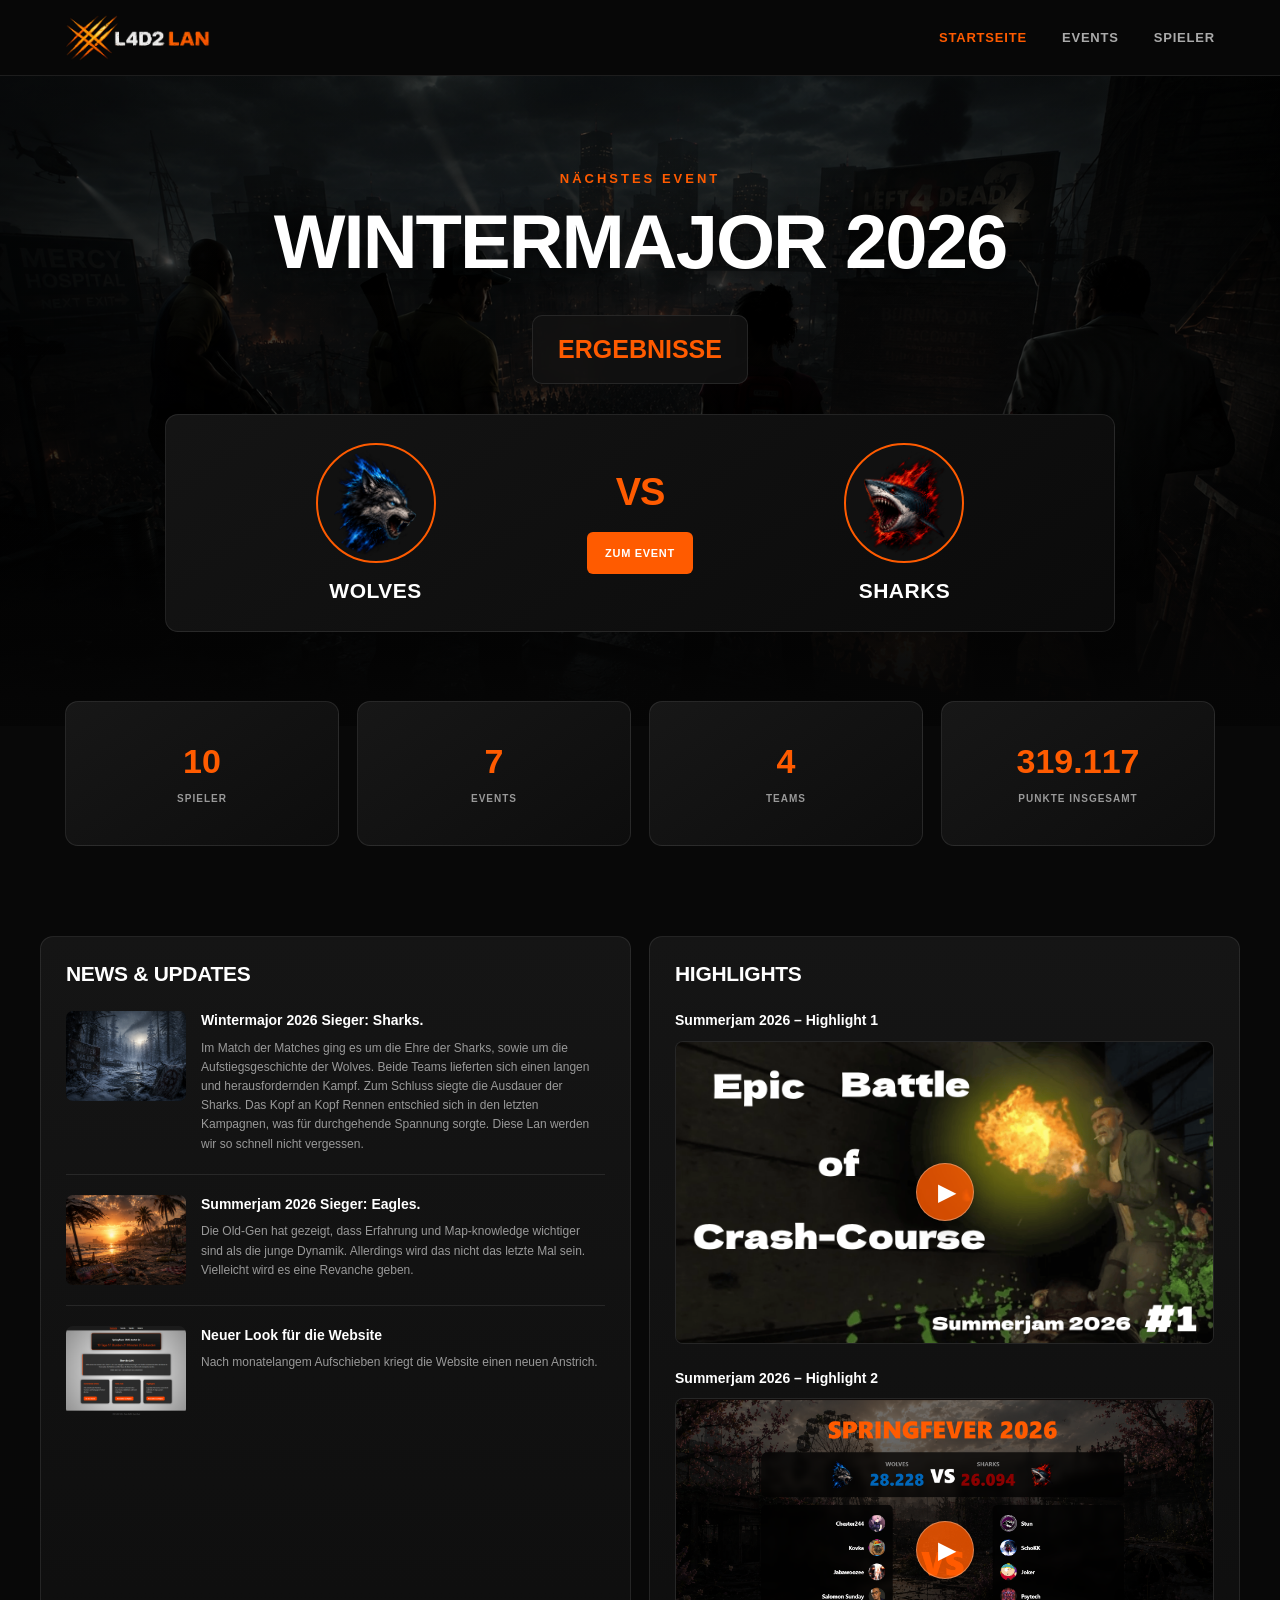
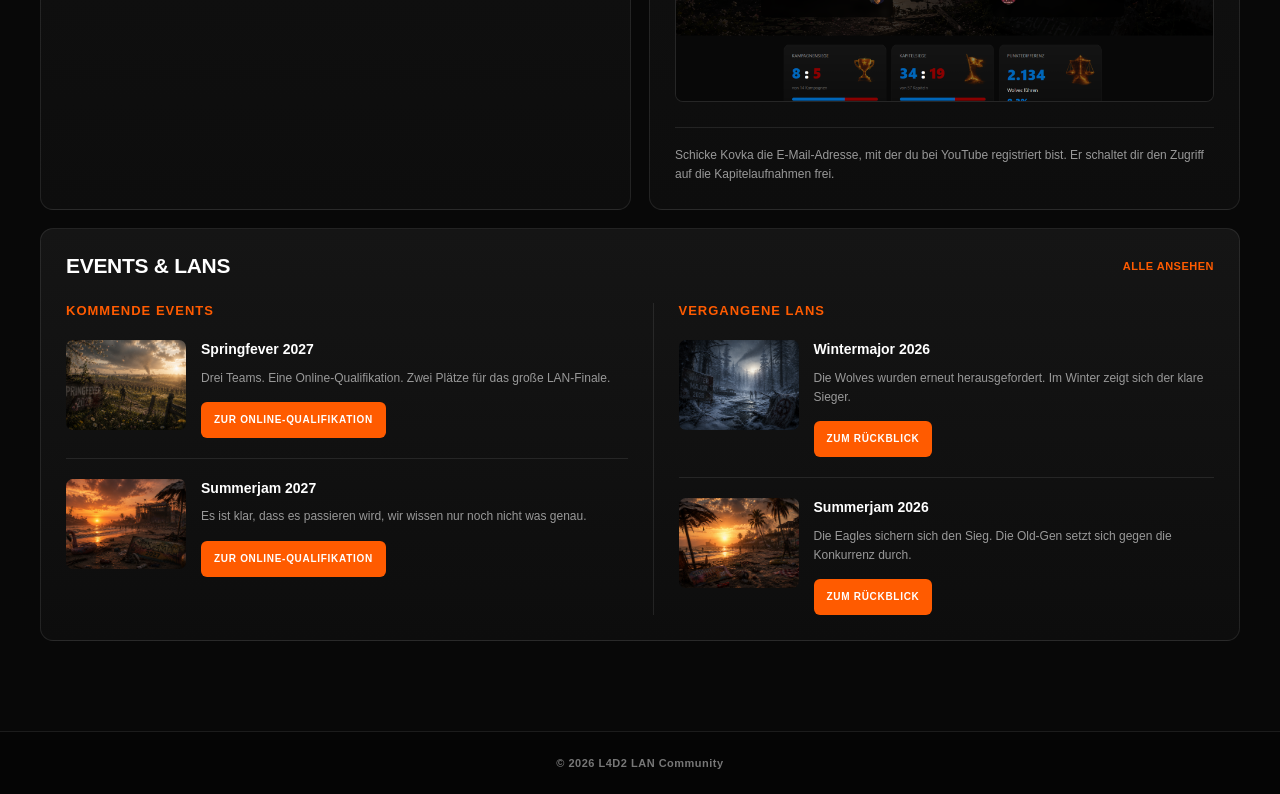
<file: index.html>
<!DOCTYPE html>
<html lang="de">

<head>
    <meta charset="UTF-8">
    <meta name="viewport" content="width=device-width, initial-scale=1.0">

    <title>L4D2 LAN</title>

    <link rel="stylesheet" href="indexfolder/index.css">
    <script defer src="indexfolder/timer.js"></script>
</head>

<body>

    <!-- ===================================
         NAVIGATION
    ==================================== -->

    <nav>
        <div class="nav-container">

            <div class="logo">
                <img
                    src="indexfolder/startseitenfotos/nav-logo.PNG"
                    alt="L4D2 LAN">
            </div>

            <ul class="nav-links">
                <li>
                    <a href="index.html" class="active">Startseite</a>
                </li>

                <li>
                    <a href="events.html">Events</a>
                </li>

                <li>
                    <a href="spieler.html">Spieler</a>
                </li>
            </ul>

        </div>
    </nav>


    <!-- ===================================
         HERO
    ==================================== -->

    <header class="hero">

        <div class="hero-overlay"></div>

        <div class="hero-content">

            <span class="hero-subtitle">
                NÄCHSTES EVENT
            </span>

            <h1>WINTERMAJOR 2026</h1>


            <!-- COUNTDOWN -->

        <div class="countdown-box">

        <span class="countdown-label" id="countdownLabel">
        Startet in:
        </span>

        <div id="countdown" aria-live="polite">
                00T 00:00:00
        </div>

        </div>


            <!-- MATCH CARD -->

            <div class="match-card">

                <div class="team-card">

                    <img
                        src="indexfolder/startseitenfotos/wolves.PNG"
                        alt="Team Wolves">

                    <h3>WOLVES</h3>

                </div>


                <div class="versus-section">

                    <h2>VS</h2>

                    <a
                        href="eventfolder/events/6wintermajor2026/6wintermajor2026.html"
                        class="primary-btn">

                        ZUM EVENT

                    </a>

                </div>


                <div class="team-card">

                    <img
                        src="indexfolder/startseitenfotos/sharks.PNG"
                        alt="Team Sharks">

                    <h3>SHARKS</h3>

                </div>

            </div>

        </div>

    </header>


    <!-- ===================================
         STATISTIKEN
    ==================================== -->

    <section class="stats-section">

        <div class="stat-box">

            <span class="stat-number">10</span>

            <span class="stat-label">
                Spieler
            </span>

        </div>


        <div class="stat-box">

            <span class="stat-number">7</span>

            <span class="stat-label">
                Events
            </span>

        </div>


        <div class="stat-box">

            <span class="stat-number">4</span>

            <span class="stat-label">
                Teams
            </span>

        </div>


        <div class="stat-box">

            <span class="stat-number">319.117</span>

            <span class="stat-label">
                Punkte insgesamt
            </span>

        </div>

    </section>


    <!-- ===================================
         DASHBOARD
         OBEN: NEWS + HIGHLIGHTS
         UNTEN: EVENTS + VERGANGENE LANs
    ==================================== -->

    <section class="dashboard">


        <!-- ===================================
             NEWS & UPDATES
        ==================================== -->

        <div class="panel news-panel">

            <div class="panel-header">

                <h2>News &amp; Updates</h2>

            </div>


            <div class="news-list">


                <!-- NEWS 3 -->

                <div class="news-item">

                    <img
                        src="eventfolder/events/6wintermajor2026/Wintermajor2026_cover.png"
                        alt="Wintermajor 2026">

                    <div class="news-content">

                        <h4>
                            Wintermajor 2026 Sieger: Sharks.
                        </h4>

                        <p>
                            Im Match der Matches ging es um die Ehre der Sharks, sowie um die Aufstiegsgeschichte der Wolves. 
                            Beide Teams lieferten sich einen langen und herausfordernden Kampf. Zum Schluss siegte die Ausdauer 
                            der Sharks. Das Kopf an Kopf Rennen entschied sich in den letzten Kampagnen, was für durchgehende 
                            Spannung sorgte. Diese Lan werden wir so schnell nicht vergessen.
                        </p>

                    </div>

                </div>
                
                <!-- NEWS 2 -->

                <div class="news-item">

                    <img
                        src="eventfolder/events/5summerjam2026/Summerjam2026_cover.png"
                        alt="Summerjam 2026">

                    <div class="news-content">

                        <h4>
                            Summerjam 2026 Sieger: Eagles.
                        </h4>

                        <p>
                            Die Old-Gen hat gezeigt, dass Erfahrung
                            und Map-knowledge wichtiger sind als die
                            junge Dynamik. Allerdings wird das nicht
                            das letzte Mal sein. Vielleicht wird es
                            eine Revanche geben.
                        </p>

                    </div>

                </div>


                <!-- NEWS 1 -->

                <div class="news-item">

                    <img
                        src="indexfolder/startseitenfotos/startseiten_update.png"
                        alt="Neuer Look für die Website">

                    <div class="news-content">

                        <h4>
                            Neuer Look für die Website
                        </h4>

                        <p>
                            Nach monatelangem Aufschieben kriegt
                            die Website einen neuen Anstrich.
                        </p>

                    </div>

                </div>


            </div>

        </div>


        <!-- ===================================
             YOUTUBE HIGHLIGHTS
        ==================================== -->

        <div class="panel highlights-panel">

            <div class="panel-header">

                <h2>Highlights</h2>

            </div>


            <div class="highlights-list">


                <!-- HIGHLIGHT 1 -->

                <a
                    class="highlight-video"
                    href="https://www.youtube.com/watch?v=qKj6Jx4Bgj0"
                    target="_blank"
                    rel="noopener noreferrer"
                    aria-label="YouTube-Highlight 1 ansehen">


                    <h3>
                        Summerjam 2026 – Highlight 1
                    </h3>


                    <div class="highlight-thumbnail">

                        <img
                            src="indexfolder/startseitenfotos/Summerjam20261.png"
                            alt="Vorschaubild des ersten YouTube-Highlights">

                        <span
                            class="highlight-play"
                            aria-hidden="true">

                            ▶

                        </span>

                    </div>

                </a>


                <!-- HIGHLIGHT 2 -->

                <a
                    class="highlight-video"
                    href="https://www.youtube.com/watch?v=ozixhYQBOnQ"
                    target="_blank"
                    rel="noopener noreferrer"
                    aria-label="YouTube-Highlight 2 ansehen">


                    <h3>
                        Summerjam 2026 – Highlight 2
                    </h3>


                    <div class="highlight-thumbnail">

                        <img
                            src="indexfolder/startseitenfotos/Highlight1.png"
                            alt="Vorschaubild des zweiten YouTube-Highlights">

                        <span
                            class="highlight-play"
                            aria-hidden="true">

                            ▶

                        </span>

                    </div>

                </a>


            </div>


            <!-- HINWEIS ZU DEN AUFNAHMEN -->

            <p class="highlights-note">

                Schicke Kovka die E-Mail-Adresse, mit der du bei
                YouTube registriert bist. Er schaltet dir den Zugriff
                auf die Kapitelaufnahmen frei.

            </p>

        </div>


        <!-- ===================================
             EVENTS & LANs
             VOLLE BREITE
        ==================================== -->

        <div class="panel events-panel">


            <div class="panel-header">

                <h2>Events &amp; LANs</h2>

                <a href="events.html">
                    Alle ansehen
                </a>

            </div>


            <div class="events-columns">


                <!-- ===================================
                     KOMMENDE EVENTS
                ==================================== -->

                <div class="event-group upcoming-events">

                    <h3 class="event-group-title">
                        Kommende Events
                    </h3>


                    <div class="event-list">


                        <!-- SPRINGFEVER 27 -->

                        <div class="event-item">

    <img
        src="eventfolder/events/7springfever2027/7springfever2027_cover.png"
        alt="Springfever 2027">

    <div class="event-content">

        <h3>
            Springfever 2027
        </h3>

        <p>
            Drei Teams. Eine Online-Qualifikation.
            Zwei Plätze für das große LAN-Finale.
        </p>

        <a
            href="eventfolder/events/7springfever2027/qualifikation/springfever2027_quali.html"
            class="qualification-btn">

            ZUR ONLINE-QUALIFIKATION

        </a>

    </div>

</div>

                        <!-- Summerjam 27 -->

                        <div class="event-item">

    <img
        src="eventfolder/events/8summerjam2027/8Summerjam2027_cover.png"
        alt="Summerjam 2027">

    <div class="event-content">

        <h3>
            Summerjam 2027
        </h3>

        <p>
            Es ist klar, dass es passieren wird, wir wissen nur noch nicht was genau.
        </p>

        <a
            href="eventfolder/events/8summerjam2027/8summerjam2027.html"
            class="qualification-btn">

            ZUR ONLINE-QUALIFIKATION

        </a>

    </div>

</div>
                        
                    </div>

                </div>


                <!-- ===================================
                     VERGANGENE LANs
                ==================================== -->

                <div class="event-group past-lans">

                    <h3 class="event-group-title">
                        Vergangene LANs
                    </h3>


                    <div class="event-list">


                        <!-- WINTERMAJOR -->

                        <div class="event-item">

                            <img
                                src="eventfolder/events/6wintermajor2026/Wintermajor2026_cover.png"
                                alt="Wintermajor 2026">

                            <div class="event-content">

                                <h3>
                                    Wintermajor 2026
                                </h3>

                                <p>
                                    Die Wolves wurden erneut
                                    herausgefordert. Im Winter zeigt
                                    sich der klare Sieger.
                                </p>

                                <a
            href="eventfolder/events/6wintermajor2026/6wintermajor2026.html"
            class="qualification-btn">

            ZUM RÜCKBLICK

        </a>

                            </div>

                        </div>
                        <!-- SUMMERJAM 26-->

                        <div class="event-item">

                            <img
                                src="eventfolder/events/5summerjam2026/Summerjam2026_cover.png"
                                alt="Summerjam 2026">

                            <div class="event-content">

                                <h3>
                                    Summerjam 2026
                                </h3>

                                <p>
                                    Die Eagles sichern sich den Sieg.
                                    Die Old-Gen setzt sich gegen die
                                    Konkurrenz durch.
                                </p>

                                <a
            href="eventfolder/events/6wintermajor2026/6wintermajor2026.html"
            class="qualification-btn">

            ZUM RÜCKBLICK

        </a>

                            </div>

                        </div>


                    </div>

                </div>


            </div>

        </div>


    </section>


    <!-- ===================================
         FOOTER
    ==================================== -->

    <footer>

        <p>
            © 2026 L4D2 LAN Community
        </p>

    </footer>


</body>
</html>
</file>
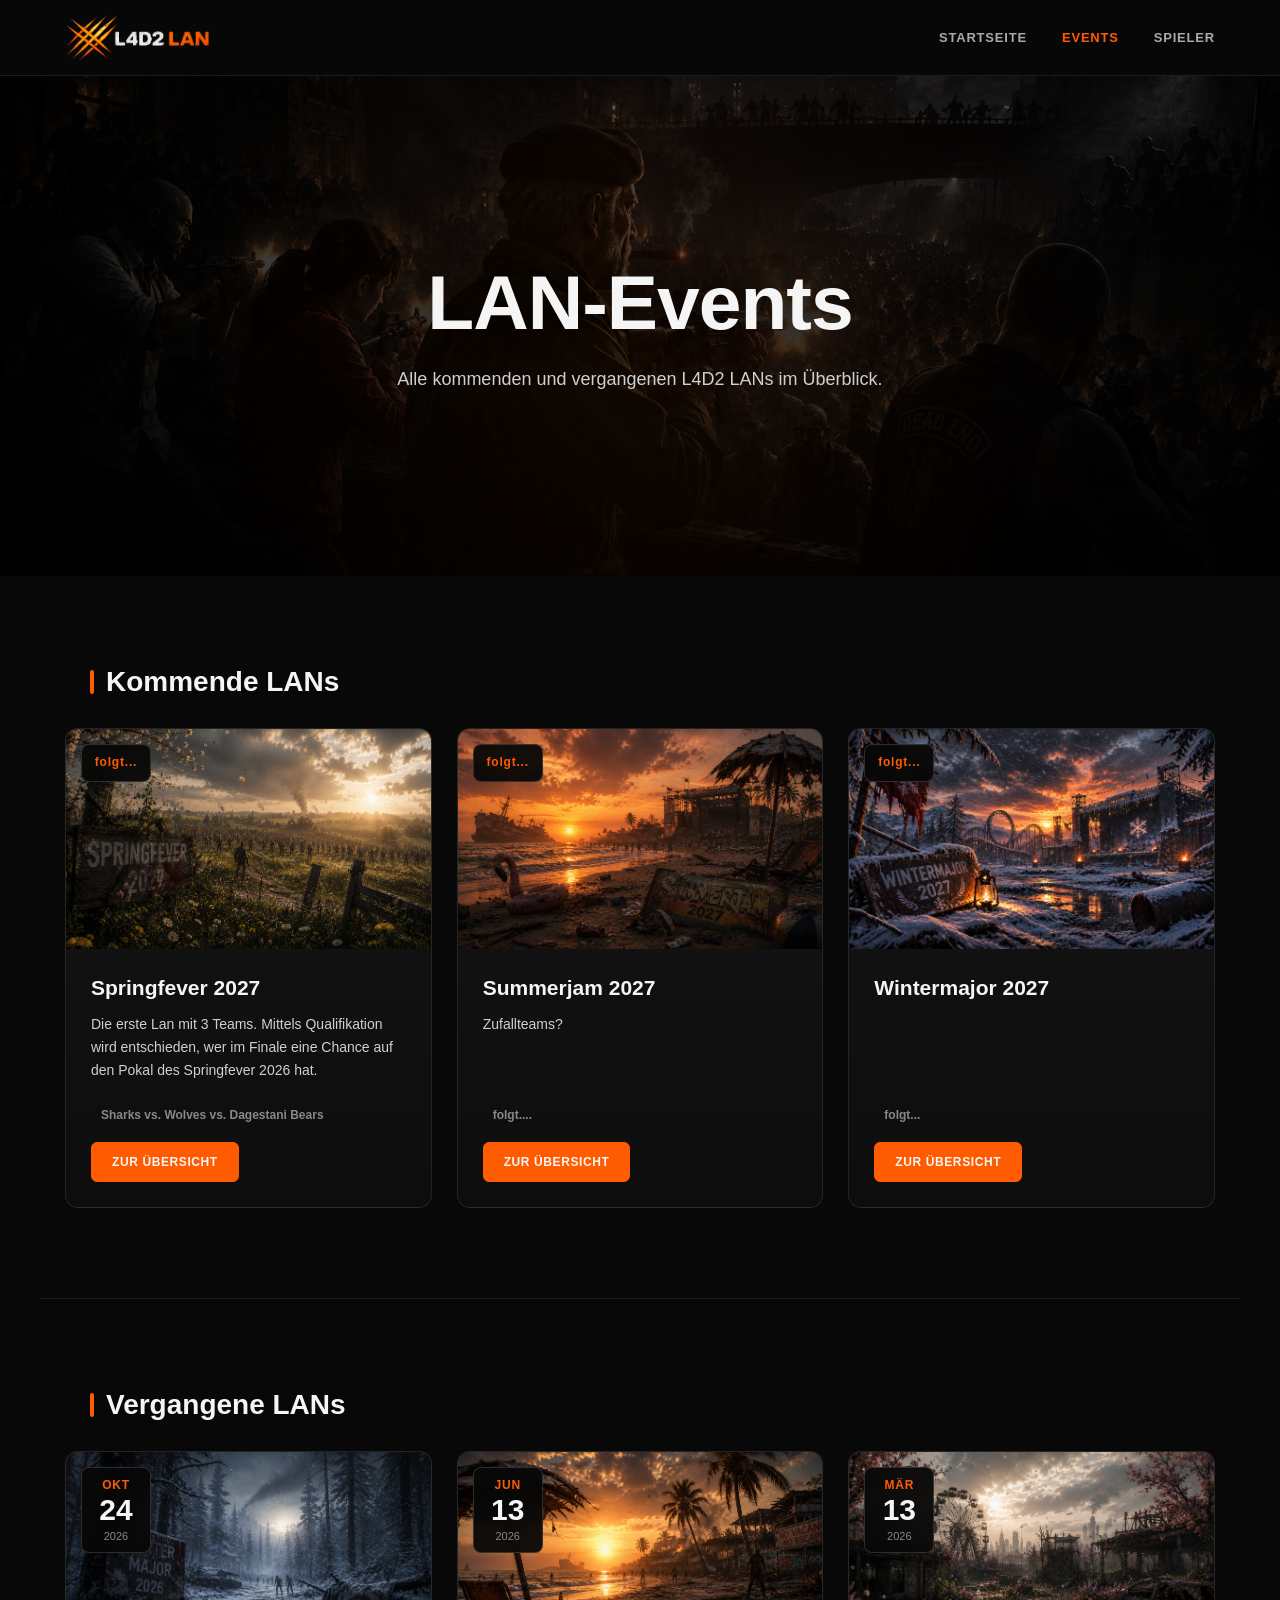
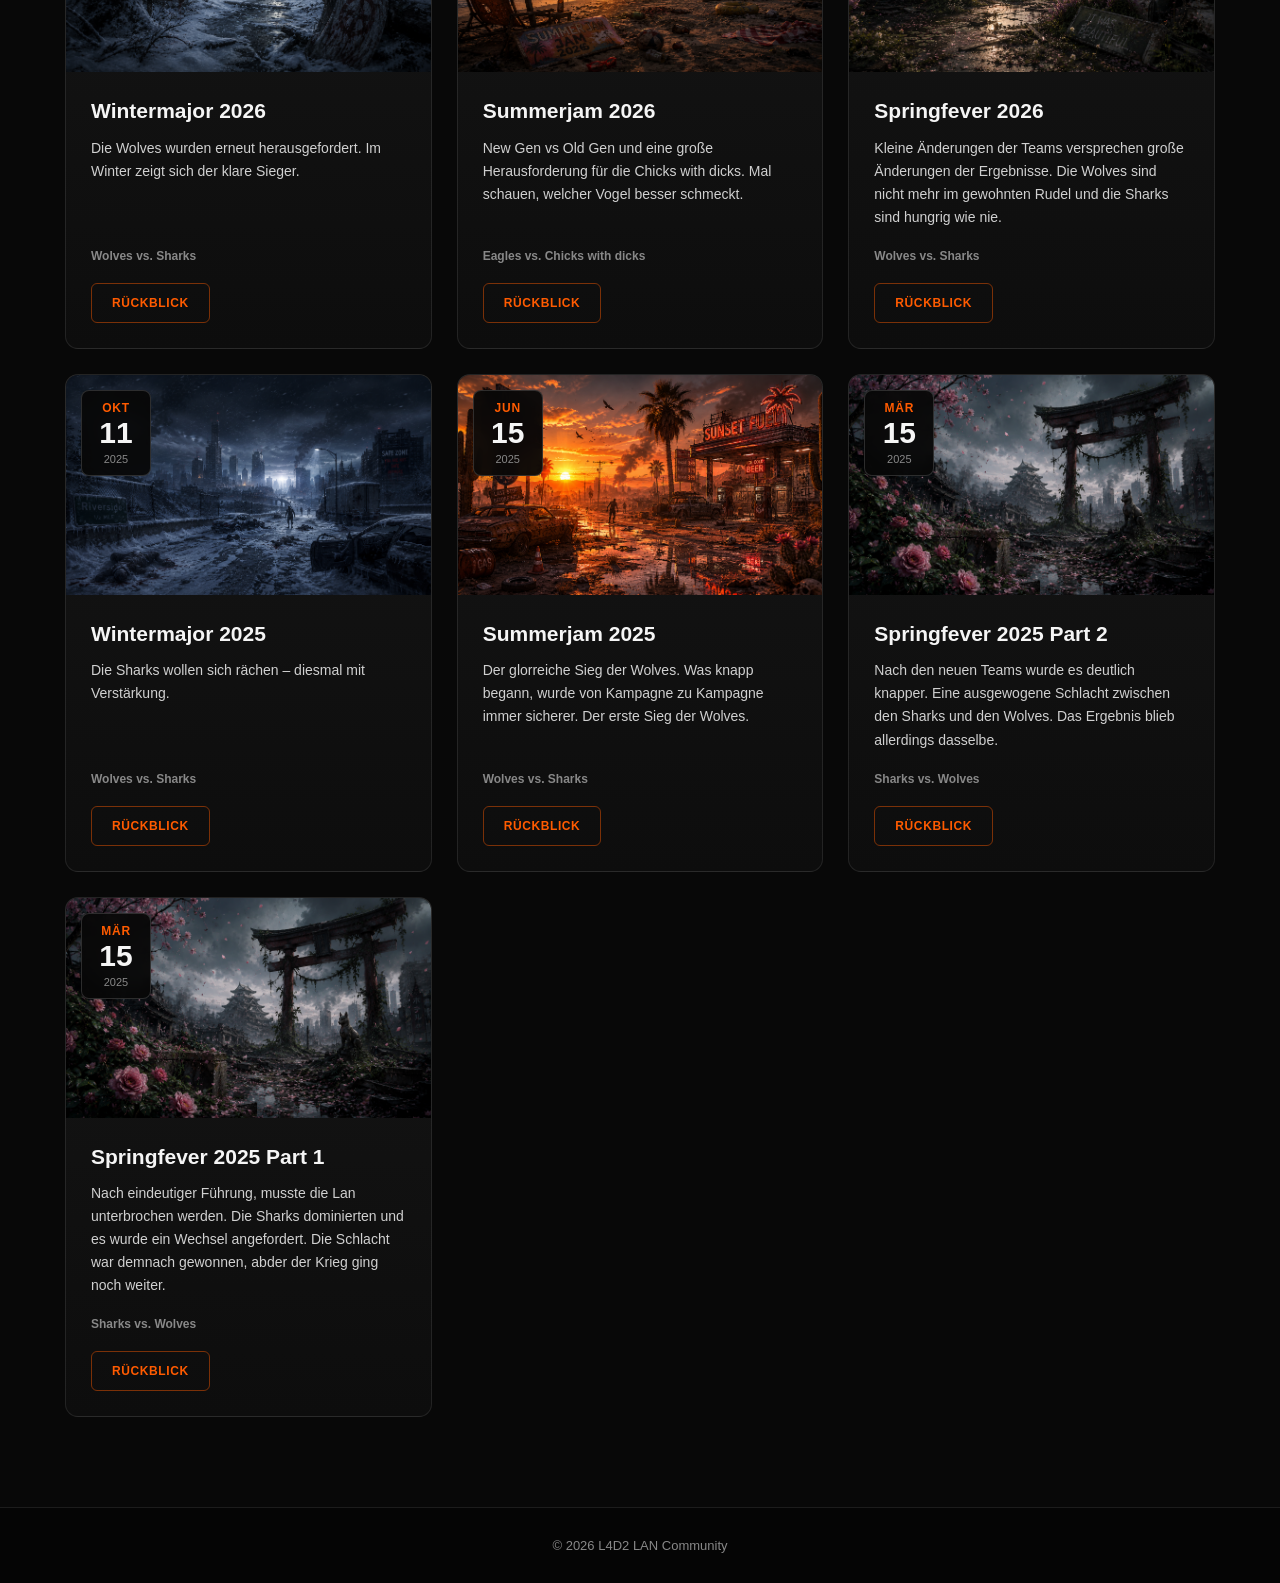
<file: events.html>
<!DOCTYPE html>
<html lang="de">
<head>
    <meta charset="UTF-8">
    <meta name="viewport" content="width=device-width, initial-scale=1.0">
    <title>LAN Events</title>

    <link rel="stylesheet" href="eventfolder/eventübersicht.css">
</head>

<body>

<!-- NAVIGATION -->
<nav>

    <div class="nav-container">

        <div class="logo">
            <img src="indexfolder/startseitenfotos/nav-logo.PNG" alt="L4D2 LAN">
        </div>
        <ul class="nav-links">
            <li><a href="index.html">Startseite</a></li>
            <li><a href="events.html" class="active">Events</a></li>
            <li><a href="spieler.html">Spieler</a></li>
        </ul>
    </div>
</nav>

<!-- HERO -->
<header class="events-hero">
    <div class="hero-overlay"></div>
    <div class="hero-content">
        <h1>LAN-Events</h1>
        <p>
            Alle kommenden und vergangenen
            L4D2 LANs im Überblick.
        </p>
    </div>
</header>

<!-- KOMMENDE EVENTS -->
<section class="events-wrapper">
    <div class="section-header">
        <h2>Kommende LANs</h2>
    </div>

    <div class="events-grid">

        <!-- EVENT 1 -->
        <a href="eventfolder/events/7springfever2027/qualifikation/springfever2027_quali.html"
           class="event-card">

            <div class="event-image">
                <img src="eventfolder/events/7springfever2027/7springfever2027_cover.png" alt="Springfever 2027">

                <div class="date-badge">
                    <span>folgt...</span>
                    <strong></strong>
                    <small></small>
                </div>
            </div>

            <div class="event-body">
                <h3>Springfever 2027</h3>

                <p>
                    Die erste Lan mit 3 Teams. Mittels Qualifikation wird entschieden, wer im Finale eine Chance auf den Pokal des Springfever 2026 hat.
                </p>

                <div class="event-meta">
                    <span></span>
                    <span>Sharks vs. Wolves vs. Dagestani Bears</span>
                </div>

                <span class="btn">
                    Zur Übersicht
                </span>
            </div>
        </a>


        <!-- EVENT 2 -->
        <a href="eventfolder/events/8summerjam2027/8summerjam2027.html"
           class="event-card">

            <div class="event-image">
                <img src="eventfolder/events/8summerjam2027/8Summerjam2027_cover.png" alt="Summerjam 2027">

                <div class="date-badge">
                    <span>folgt...</span>
                    <strong></strong>
                    <small></small>
                </div>
            </div>

            <div class="event-body">
                <h3>Summerjam 2027</h3>

                <p>Zufallteams?</p>

                <div class="event-meta">
                    <span></span>
                    <span>folgt....</span>
                </div>

                <span class="btn">
                    Zur Übersicht
                </span>
            </div>
        </a>


        <!-- EVENT 3 -->
        <a href="eventfolder/events/9wintermajor2027/9wintermajor2027.html"
           class="event-card">

            <div class="event-image">
                <img src="eventfolder/events/9wintermajor2027/9wintermajor2027_cover.png" alt="Wintermajor 2027">

                <div class="date-badge">
                    <span>folgt...</span>
                    <strong></strong>
                    <small></small>
                </div>
            </div>

            <div class="event-body">
                <h3>Wintermajor 2027</h3>

                <p></p>

                <div class="event-meta">
                    <span></span>
                    <span>folgt...</span>
                </div>

                <span class="btn">
                    Zur Übersicht
                </span>
            </div>
        </a>

    </div>
</section>

<!-- VERGANGENE EVENTS -->
<section class="archive-wrapper">
    <div class="section-header">
        <h2>Vergangene LANs</h2>
    </div>

    <div class="archive-grid">

        <!-- WINTERMAJOR 2026 -->
        <a href="eventfolder/events/6wintermajor2026/6wintermajor2026.html"
           class="archive-card">

            <div class="event-image">
                <img src="eventfolder/events/6wintermajor2026/Wintermajor2026_cover.png" alt="Wintermajor 2026">

                <div class="date-badge">
                    <span>OKT</span>
                    <strong>24</strong>
                    <small>2026</small>
                </div>
            </div>

            <div class="event-body">
                <h3>Wintermajor 2026</h3>

                <p>
                    Die Wolves wurden erneut herausgefordert. Im Winter zeigt sich der klare Sieger.
                </p>

                <div class="event-meta">
                    <span>Wolves vs. Sharks</span>
                </div>

                <span class="btn secondary">
                    Rückblick
                </span>
            </div>
        </a>


        <!-- SUMMERJAM 2026 -->
        <a href="eventfolder/events/5summerjam2026/5summerjam2026.html"
           class="archive-card">

            <div class="event-image">
                <img src="eventfolder/events/5summerjam2026/Summerjam2026_cover.png" alt="Summerjam 2026">

                <div class="date-badge">
                    <span>JUN</span>
                    <strong>13</strong>
                    <small>2026</small>
                </div>
            </div>

            <div class="event-body">
                <h3>Summerjam 2026</h3>

                <p>
                    New Gen vs Old Gen und eine große Herausforderung für die Chicks with dicks. Mal schauen, welcher Vogel besser schmeckt.
                </p>

                <div class="event-meta">
                    <span>Eagles vs. Chicks with dicks</span>
                </div>

                <span class="btn secondary">
                    Rückblick
                </span>
            </div>
        </a>


        <!-- SPRINGFEVER 2026 -->
        <a href="eventfolder/events/4springfever2026/4springfever2026.html"
           class="archive-card">

            <div class="event-image">
                <img src="eventfolder/events/4springfever2026/Springfever2026_cover.png" alt="Springfever 2026">

                <div class="date-badge">
                    <span>MÄR</span>
                    <strong>13</strong>
                    <small>2026</small>
                </div>
            </div>

            <div class="event-body">
                <h3>Springfever 2026</h3>

                <p>
                    Kleine Änderungen der Teams versprechen große Änderungen der Ergebnisse. Die Wolves sind nicht mehr im gewohnten Rudel und die Sharks sind hungrig wie nie.
                </p>

                <div class="event-meta">
                    <span>Wolves vs. Sharks</span>
                </div>

                <span class="btn secondary">
                    Rückblick
                </span>
            </div>
        </a>


        <!-- WINTERMAJOR 2025 -->
        <a href="eventfolder/events/3wintermajor2025/3wintermajor2025.html"
           class="archive-card">

            <div class="event-image">
                <img src="eventfolder/events/3wintermajor2025/wintermajor2025_cover.png" alt="Wintermajor 2025">

                <div class="date-badge">
                    <span>OKT</span>
                    <strong>11</strong>
                    <small>2025</small>
                </div>
            </div>

            <div class="event-body">
                <h3>Wintermajor 2025</h3>

                <p>
                    Die Sharks wollen sich rächen – diesmal mit Verstärkung.
                </p>

                <div class="event-meta">
                    <span>Wolves vs. Sharks</span>
                </div>

                <span class="btn secondary">
                    Rückblick
                </span>
            </div>
        </a>


        <!-- SUMMERJAM 2025 -->
        <a href="eventfolder/events/2summerjam2025/2summerjam2025.html"
           class="archive-card">

            <div class="event-image">
                <img src="eventfolder/events/2summerjam2025/summerjam2025_cover.png" alt="Summerjam 2025">

                <div class="date-badge">
                    <span>JUN</span>
                    <strong>15</strong>
                    <small>2025</small>
                </div>
            </div>

            <div class="event-body">
                <h3>Summerjam 2025</h3>

                <p>
                    Der glorreiche Sieg der Wolves. Was knapp begann, wurde von Kampagne zu Kampagne immer sicherer. Der erste Sieg der Wolves.
                </p>

                <div class="event-meta">
                    <span>Wolves vs. Sharks</span>
                </div>

                <span class="btn secondary">
                    Rückblick
                </span>
            </div>
        </a>


        <!-- SPRINGFEVER 2025 PART 2 -->
        <a href="eventfolder/events/1springfever2025/2springfever2025_part2.html"
           class="archive-card">

            <div class="event-image">
                <img src="eventfolder/events/1springfever2025/springfever2025_cover.png" alt="Springfever 2025 Part 2">

                <div class="date-badge">
                    <span>MÄR</span>
                    <strong>15</strong>
                    <small>2025</small>
                </div>
            </div>

            <div class="event-body">
                <h3>Springfever 2025 Part 2</h3>

                <p>
                    Nach den neuen Teams wurde es deutlich knapper. Eine ausgewogene Schlacht zwischen den Sharks und den Wolves. Das Ergebnis blieb allerdings dasselbe.
                </p>

                <div class="event-meta">
                    <span>Sharks vs. Wolves</span>
                </div>

                <span class="btn secondary">
                    Rückblick
                </span>
            </div>
        </a>


        <!-- SPRINGFEVER 2025 PART 1 -->
        <a href="eventfolder/events/1springfever2025/1springfever2025_part1.html"
           class="archive-card">

            <div class="event-image">
                <img src="eventfolder/events/1springfever2025/springfever2025_cover.png" alt="Springfever 2025 Part 1">

                <div class="date-badge">
                    <span>MÄR</span>
                    <strong>15</strong>
                    <small>2025</small>
                </div>
            </div>

            <div class="event-body">
                <h3>Springfever 2025 Part 1</h3>

                <p>
                    Nach eindeutiger Führung, musste die Lan unterbrochen werden. Die Sharks dominierten und es wurde ein Wechsel angefordert. Die Schlacht war demnach gewonnen, abder der Krieg ging noch weiter.
                </p>

                <div class="event-meta">
                    <span>Sharks vs. Wolves</span>
                </div>

                <span class="btn secondary">
                    Rückblick
                </span>
            </div>
        </a>

    </div>
</section>

<!-- FOOTER -->
<footer>

    <p>
        © 2026 L4D2 LAN Community
    </p>

</footer>

</body>
</html>
</file>
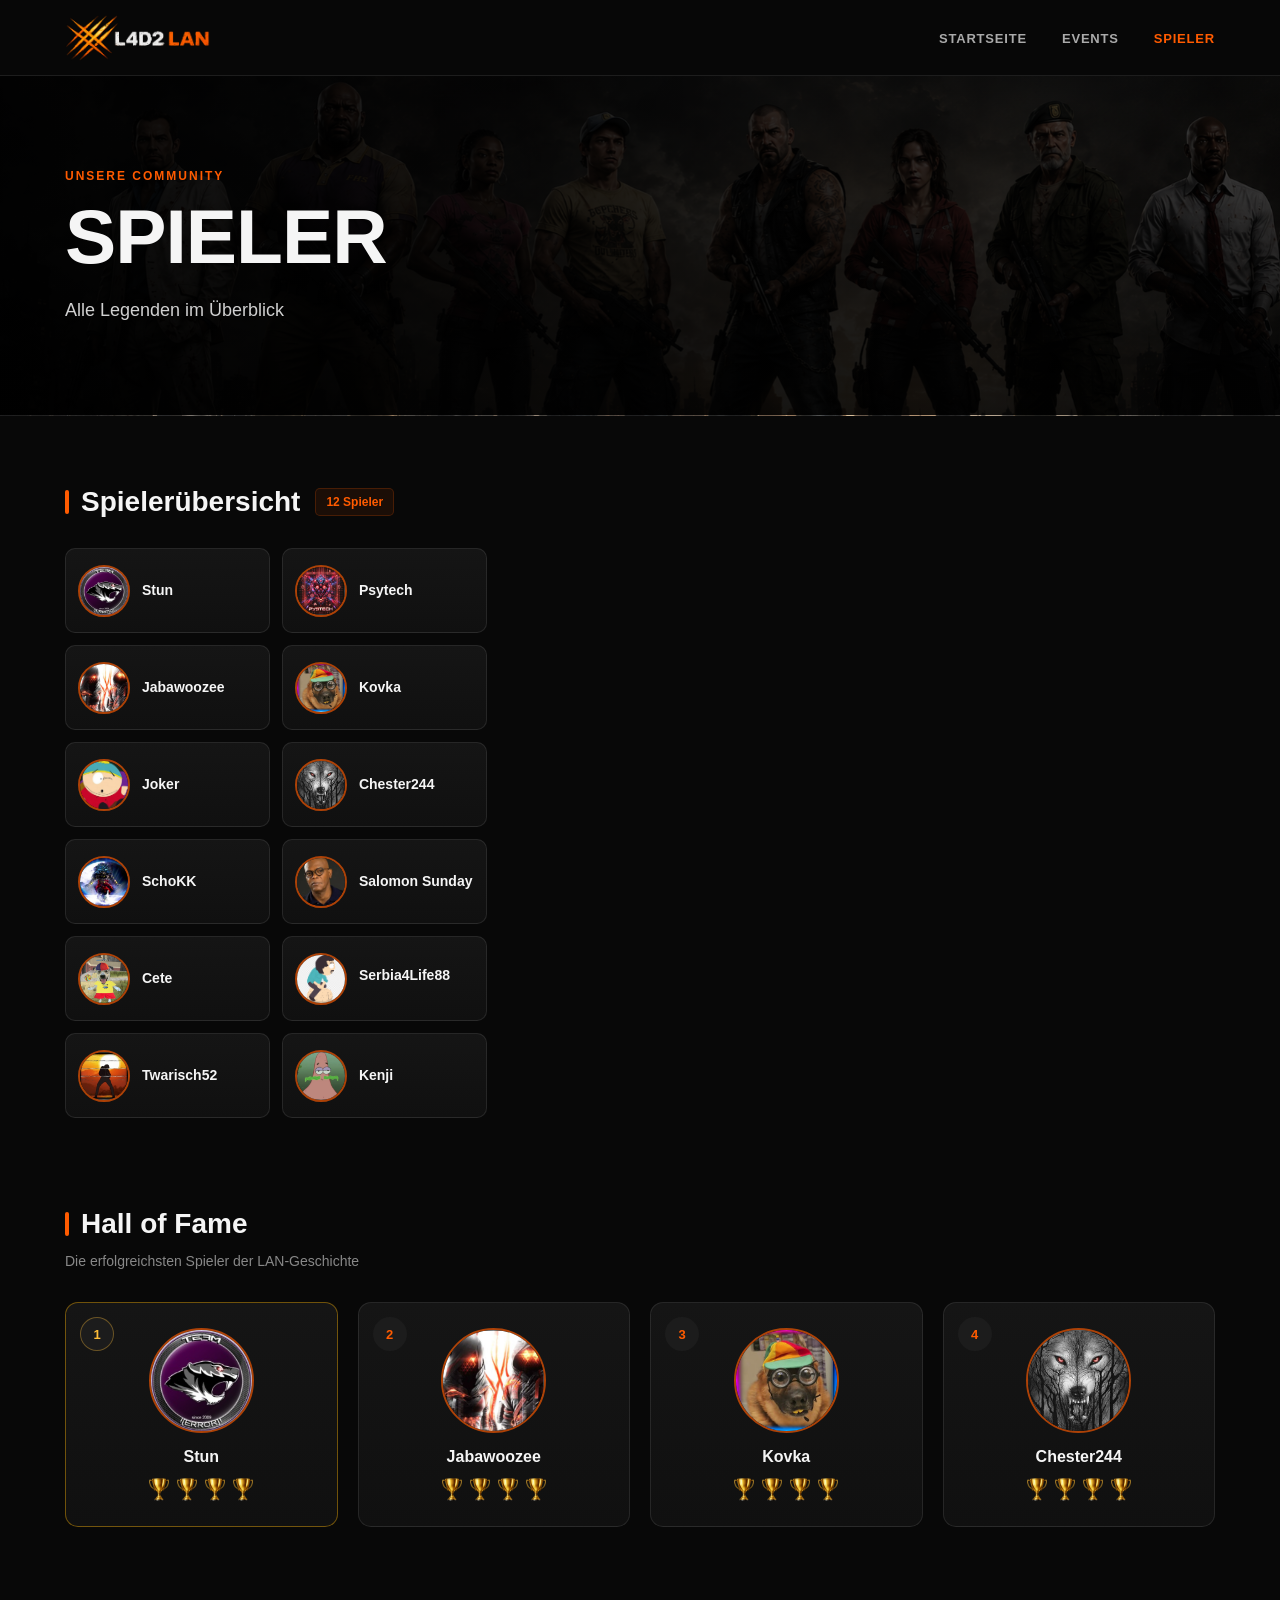
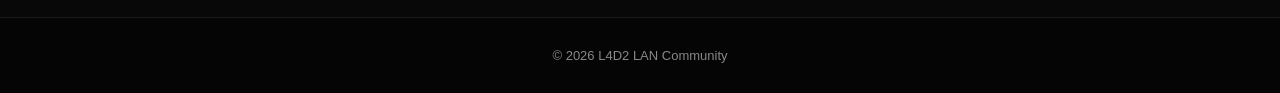
<file: spieler.html>
<!DOCTYPE html>
<html lang="de">
<head>
    <meta charset="UTF-8">
    <meta name="viewport" content="width=device-width, initial-scale=1.0">
    <title>Spieler | L4D2 LAN</title>

    <link rel="stylesheet" href="spielerfolder/a_spieler.css">
</head>
<body>

<!-- NAVIGATION -->
    <nav>
        <div class="nav-container">

            <div class="logo">
                <img src="indexfolder/startseitenfotos/nav-logo.PNG" alt="L4D2 LAN">
            </div>

            <ul class="nav-links">
                <li><a href="index.html">Startseite</a></li>
                <li><a href="events.html">Events</a></li>
                <li><a href="spieler.html" class="active">Spieler</a></li>
            </ul>

        </div>
    </nav>

<!-- HERO -->

<header class="spieler-hero">

    <div class="hero-overlay"></div>

    <div class="hero-content">

        <span>UNSERE COMMUNITY</span>

        <h1>SPIELER</h1>

        <p>
            Alle Legenden im Überblick
        </p>

    </div>

</header>

<!-- SPIELERHEADER -->

<section class="spieler-section">
    <div class="spieler-header">
        <div class="spieler-title">
            <h2>Spielerübersicht</h2>
            <span>12 Spieler</span>
        </div>
    </div>

    <!-- SPIELERÜBERSICHT -->

  <div class="spieler-layout">

    <div class="spieler-grid">

    <div class="spieler-card" data-player="stun">

        <img src="spielerfolder/Stun.png" alt="Stun">

        <div class="player-card-info">

        <h3>Stun</h3>

        </div>

    </div>

    <div class="spieler-card" data-player="psytech">

        <img src="spielerfolder/Psytech.png" alt="Psytech">

        <div class="player-card-info">

        <h3>Psytech</h3>

        </div>

    </div>

    <div class="spieler-card" data-player="jabawoozee">

        <img src="spielerfolder/Jabawoozee.png" alt="Jabawoozee">

        <div class="player-card-info">

        <h3>Jabawoozee</h3>

        </div>

    </div>

    <div class="spieler-card" data-player="kovka">

        <img src="spielerfolder/Is_Kovka.png" alt="Is_Kovka">

        <div class="player-card-info">

        <h3>Kovka</h3>

        </div>

    </div>

    <div class="spieler-card" data-player="alex">

        <img src="spielerfolder/Alex.png" alt="Alex">

        <div class="player-card-info">

        <h3>Joker</h3>

        </div>

    </div>

    <div class="spieler-card" data-player="chester">

        <img src="spielerfolder/Chester244.png" alt="Chester244">

        <div class="player-card-info">

        <h3>Chester244</h3>

        </div>

    </div>

    <div class="spieler-card" data-player="schokk">

        <img src="spielerfolder/SchoKK.png" alt="SchoKK">

        <div class="player-card-info">

        <h3>SchoKK</h3>

        </div>

    </div>

    <div class="spieler-card" data-player="salomon">

        <img src="spielerfolder/Salomon.png" alt="Salomon Sunday">

        <div class="player-card-info">

        <h3>Salomon Sunday</h3>

        </div>

    </div>

    <div class="spieler-card" data-player="cete">

        <img src="spielerfolder/Cete.png" alt="Cete">

        <div class="player-card-info">

        <h3>Cete</h3>

        </div>

    </div>

    <div class="spieler-card" data-player="serbia4life88">

        <img src="spielerfolder/serbia4life88.png" alt="Serbia4Life88">

        <div class="player-card-info">

        <h3>Serbia4Life88</h3>
        <div class="mini-trophies"></div>

        </div>
    </div>

    <div class="spieler-card" data-player="Twarisch52">

        <img src="spielerfolder/Twarisch52.png" alt="Twarisch52">

        <div class="player-card-info">

        <h3>Twarisch52</h3>

        </div>

    </div>

    <div class="spieler-card" data-player="Kenji">

        <img src="spielerfolder/Kenji.png" alt="Kenji">

        <div class="player-card-info">

        <h3>Kenji</h3>

        </div>

    </div>

</div>

<div id="playerDetail"></div>

</div>

</section>

<!-- HALL OF FAME -->

<section class="hall-of-fame">

    <div class="section-title">

        <h2>Hall of Fame</h2>

        <p>Die erfolgreichsten Spieler der LAN-Geschichte</p>

    </div>

    <div class="hof-grid" id="hofGrid"></div>

</section>

<footer>

    <p>© 2026 L4D2 LAN Community</p>

</footer>

<script src="spielerfolder/a_spieler.js"></script>

</body>
</html>
</file>
<file: indexfolder/index.css>
/* =========================================================
   L4D2 LAN – STARTSEITE
   Designsystem angelehnt an Springfever 2027 Qualification
========================================================= */

/* =========================================================
   1. GLOBAL
========================================================= */

:root {
    --color-bg: #080808;
    --color-bg-soft: #101010;
    --color-card: #151515;
    --color-card-light: #1c1c1c;

    --color-orange: #ff5b00;
    --color-white: #f5f5f5;
    --color-text: #d0d0d0;
    --color-muted: #888888;

    --color-border: rgba(255, 255, 255, 0.09);

    --color-blue: #0066b9;
    --color-red: #8a0000;

    --content-width: 1200px;
    --section-spacing: 90px;
}

* {
    margin: 0;
    padding: 0;
    box-sizing: border-box;
}

html {
    scroll-behavior: smooth;
    scroll-padding-top: 90px;
}

body {
    font-family: Arial, Helvetica, sans-serif;
    background: var(--color-bg);
    color: var(--color-white);
    overflow-x: hidden;
}

a {
    color: inherit;
    text-decoration: none;
}

img {
    max-width: 100%;
    display: block;
}

button,
input {
    font: inherit;
}

/* =========================================================
   NAVIGATION
========================================================= */

nav {
    position: sticky;
    top: 0;
    z-index: 1000;

    width: 100%;
    height: 76px;

    background: rgba(8, 8, 8, 0.96);
    border-bottom: 1px solid var(--color-border);

    backdrop-filter: blur(12px);
}

.nav-container {
    width: 100%;
    max-width: var(--content-width);
    height: 100%;

    margin: 0 auto;
    padding: 0 25px;

    display: flex;
    align-items: center;
    justify-content: space-between;
    gap: 24px;
}

/* Logo */

.logo {
    flex: 0 0 auto;
    min-width: 0;
}

.logo a {
    display: block;
}

.logo img {
    display: block;

    width: 145px;
    max-height: 58px;
    height: auto;

    object-fit: contain;
}

/* Navigationslinks */

.nav-links {
    display: flex;
    align-items: center;
    justify-content: flex-end;

    gap: 35px;
    margin-left: auto;

    flex: 0 0 auto;

    list-style: none;
}

.nav-links li {
    list-style: none;
}

.nav-links a {
    display: inline-flex;
    align-items: center;
    justify-content: center;

    min-height: 38px;

    color: #aaa;

    font-size: 13px;
    font-weight: 700;

    letter-spacing: 0.8px;
    text-transform: uppercase;

    white-space: nowrap;

    transition: color 0.2s ease;
}

.nav-links a:hover,
.nav-links a.active {
    color: var(--color-orange);
}

/* =========================================================
   3. HERO
========================================================= */

.hero {
    position: relative;

    min-height: 650px;

    display: flex;
    align-items: center;
    justify-content: center;

    padding: 60px 25px;

    background-image:
        linear-gradient(
            180deg,
            rgba(0, 0, 0, 0.55),
            rgba(0, 0, 0, 0.82)
        ),
        url("startseitenfotos/hero-banner.png");

    background-size: cover;
    background-position: center 40%;
    background-repeat: no-repeat;

    overflow: hidden;
}

.hero-overlay {
    position: absolute;
    inset: 0;

    background:
        linear-gradient(
            180deg,
            rgba(0, 0, 0, 0.25),
            rgba(0, 0, 0, 0.35)
        ),
        linear-gradient(
            0deg,
            var(--color-bg) 0%,
            transparent 35%
        );

    pointer-events: none;
}

.hero-content {
    position: relative;
    z-index: 2;

    width: 100%;
    max-width: var(--content-width);

    margin: 0 auto;

    display: flex;
    flex-direction: column;
    align-items: center;

    text-align: center;
}

.hero-subtitle {
    display: block;

    color: var(--color-orange);

    font-size: 13px;
    font-weight: 800;

    letter-spacing: 3px;

    margin-bottom: 18px;
}

.hero h1 {
    color: white;

    font-size: clamp(42px, 6vw, 76px);
    line-height: 1;

    font-weight: 900;
    letter-spacing: -2px;

    margin-bottom: 35px;

    text-shadow: 0 0 25px rgba(0, 0, 0, 0.8);
}

/* =========================================================
   4. COUNTDOWN
========================================================= */

.countdown-box {
    width: fit-content;
    max-width: 100%;

    margin: 0 auto 30px;

    display: flex;
    align-items: center;
    justify-content: center;

    gap: 15px;

    padding: 16px 25px;

    background: rgba(18, 18, 18, 0.88);

    border: 1px solid var(--color-border);
    border-radius: 10px;

    backdrop-filter: blur(12px);
}

.countdown-label {
    color: #999;

    font-size: 11px;
    font-weight: 800;

    letter-spacing: 1px;
    text-transform: uppercase;
}

#countdown {
    color: var(--color-orange);

    font-size: 25px;
    font-weight: 900;

    text-align: center;
    line-height: 1.4;
}

/* =========================================================
   5. MATCH CARD
========================================================= */

.match-card {
    width: 100%;
    max-width: 950px;

    margin: 0 auto;

    display: flex;
    justify-content: space-between;
    align-items: center;

    gap: 30px;

    padding: 28px;

    background:
        linear-gradient(
            145deg,
            rgba(21, 21, 21, 0.96),
            rgba(11, 11, 11, 0.96)
        );

    border: 1px solid var(--color-border);
    border-radius: 13px;

    backdrop-filter: blur(12px);
}

.team-card {
    flex: 1;
    min-width: 0;

    display: flex;
    flex-direction: column;
    align-items: center;

    text-align: center;
}

.team-card img {
    width: 120px;
    height: 120px;

    object-fit: contain;

    margin: 0 auto;

    border: 2px solid var(--color-orange);
    border-radius: 50%;

    background: #111;
    padding: 5px;
}

.team-card h3 {
    margin-top: 16px;

    color: white;

    font-size: 21px;
    font-weight: 900;

    letter-spacing: 0.5px;
}

.versus-section {
    flex-shrink: 0;

    display: flex;
    flex-direction: column;
    align-items: center;

    text-align: center;
}

.versus-section h2 {
    color: var(--color-orange);

    font-size: 38px;
    font-weight: 900;

    letter-spacing: -1px;

    margin-bottom: 18px;
}

/* =========================================================
   6. BUTTONS
========================================================= */

.primary-btn,
.qualification-btn {
    display: inline-flex;
    align-items: center;
    justify-content: center;

    min-height: 42px;

    padding: 0 18px;

    background: var(--color-orange);
    color: white;

    border: none;
    border-radius: 6px;

    font-size: 11px;
    font-weight: 900;

    letter-spacing: 0.7px;
    text-transform: uppercase;

    transition:
        background 0.2s ease,
        transform 0.2s ease;
}

.primary-btn:hover,
.qualification-btn:hover {
    background: #e64f00;
    transform: translateY(-2px);
}

/* =========================================================
   7. STATISTICS
========================================================= */

.stats-section {
    width: 100%;
    max-width: var(--content-width);

    margin: 0 auto;
    padding: 0 25px;

    display: grid;
    grid-template-columns: repeat(4, minmax(0, 1fr));

    gap: 18px;

    position: relative;
    z-index: 5;

    margin-top: -25px;
    margin-bottom: var(--section-spacing);
}

.stat-box {
    min-width: 0;
    min-height: 145px;

    padding: 25px;

    background:
        linear-gradient(
            145deg,
            #171717,
            #0d0d0d
        );

    border: 1px solid var(--color-border);
    border-radius: 13px;

    display: flex;
    flex-direction: column;
    align-items: center;
    justify-content: center;

    text-align: center;

    transition:
        transform 0.2s ease,
        border-color 0.2s ease;
}

.stat-box:hover {
    transform: translateY(-3px);
    border-color: rgba(255, 255, 255, 0.2);
}

.stat-number {
    display: block;

    color: var(--color-orange);

    font-size: 34px;
    font-weight: 900;

    line-height: 1.1;

    margin-bottom: 12px;
}

.stat-label {
    display: block;

    color: #999;

    font-size: 10px;
    font-weight: 800;

    letter-spacing: 1px;
    text-transform: uppercase;
}

/* =========================================================
   8. DASHBOARD
========================================================= */

.dashboard {
    width: 100%;
    max-width: 1250px;

    margin: 0 auto;
    padding: 0 25px 90px;

    display: grid;
    grid-template-columns: repeat(2, minmax(0, 1fr));

    align-items: stretch;

    gap: 18px;
}

.dashboard > .panel {
    min-width: 0;
}

.events-panel {
    grid-column: 1 / -1;
}

/* =========================================================
   9. PANELS
========================================================= */

.panel {
    min-width: 0;

    padding: 25px;

    background:
        linear-gradient(
            180deg,
            #151515 0%,
            #0d0d0d 100%
        );

    border: 1px solid var(--color-border);
    border-radius: 13px;
}

.panel-header {
    display: flex;
    align-items: center;
    justify-content: space-between;

    gap: 20px;

    margin-bottom: 25px;
}

.panel-header h2 {
    color: white;

    font-size: 21px;
    font-weight: 900;

    letter-spacing: -0.3px;
    text-transform: uppercase;
}

.panel-header a {
    color: var(--color-orange);

    font-size: 11px;
    font-weight: 800;

    letter-spacing: 0.5px;
    text-transform: uppercase;

    white-space: nowrap;

    transition: color 0.2s ease;
}

.panel-header a:hover {
    color: #ff7840;
}

/* =========================================================
   10. NEWS
========================================================= */

.news-list {
    display: flex;
    flex-direction: column;

    gap: 20px;
}

.news-item {
    display: flex;
    align-items: flex-start;

    gap: 15px;

    min-width: 0;
    padding-bottom: 20px;

    border-bottom: 1px solid var(--color-border);
}

.news-item:last-child {
    padding-bottom: 0;
    border-bottom: none;
}

.news-item img {
    flex-shrink: 0;

    width: 120px;
    height: 90px;

    object-fit: cover;

    border-radius: 7px;

    background: #111;
}

.news-content {
    flex: 1;
    min-width: 0;

    display: flex;
    flex-direction: column;

    gap: 8px;
}

.news-content h4 {
    color: white;

    font-size: 14px;
    font-weight: 800;

    line-height: 1.4;
}

.news-content p {
    color: #999;

    font-size: 12px;
    line-height: 1.6;

    overflow-wrap: anywhere;
}

/* =========================================================
   11. HIGHLIGHTS – YOUTUBE
========================================================= */

.highlights-list {
    display: flex;
    flex-direction: column;

    gap: 25px;
}

.highlight-video {
    display: block;

    min-width: 0;

    color: inherit;
    text-decoration: none;
}

.highlight-video h3 {
    color: white;

    font-size: 14px;
    font-weight: 800;

    line-height: 1.4;

    margin-bottom: 10px;

    transition: color 0.2s ease;
}

.highlight-thumbnail {
    position: relative;

    width: 100%;
    aspect-ratio: 16 / 9;

    overflow: hidden;

    border-radius: 8px;
    border: 1px solid var(--color-border);

    background: #111;
}

.highlight-thumbnail img {
    display: block;

    width: 100%;
    height: 100%;

    object-fit: cover;

    transition: transform 0.3s ease;
}

.highlight-play {
    position: absolute;

    top: 50%;
    left: 50%;

    transform: translate(-50%, -50%);

    display: flex;
    align-items: center;
    justify-content: center;

    width: 58px;
    height: 58px;

    padding-left: 4px;

    border-radius: 50%;

    background: rgba(255, 91, 0, 0.82);
    border: 1px solid rgba(255, 255, 255, 0.3);

    color: white;

    font-size: 24px;
    line-height: 1;

    box-shadow: 0 4px 20px rgba(0, 0, 0, 0.35);

    transition:
        transform 0.22s ease,
        background 0.22s ease,
        box-shadow 0.22s ease;

    pointer-events: none;
}

.highlight-thumbnail:hover .highlight-play {
    transform: translate(-50%, -50%) scale(1.18);

    background: rgba(255, 91, 0, 0.96);

    box-shadow: 0 0 25px rgba(255, 91, 0, 0.4);
}

.highlight-thumbnail:hover img {
    transform: scale(1.035);
}

.highlight-video:hover h3 {
    color: var(--color-orange);
}

.highlight-video:focus-visible {
    outline: 2px solid var(--color-orange);
    outline-offset: 5px;

    border-radius: 5px;
}

.highlight-video:focus-visible .highlight-play {
    transform: translate(-50%, -50%) scale(1.18);
    background: rgba(255, 91, 0, 0.96);
}

.highlights-note {
    margin-top: 25px;
    padding-top: 18px;

    border-top: 1px solid var(--color-border);

    color: #999;

    font-size: 12px;
    line-height: 1.6;
}

/* =========================================================
   12. EVENTS & LANs
========================================================= */

.events-columns {
    display: grid;

    grid-template-columns: repeat(2, minmax(0, 1fr));

    align-items: stretch;

    gap: 25px;
}

.event-group {
    min-width: 0;
}

.event-group-title {
    color: var(--color-orange);

    font-size: 13px;
    font-weight: 900;

    letter-spacing: 1px;
    text-transform: uppercase;

    margin-bottom: 22px;
}

.event-group + .event-group {
    border-left: 1px solid var(--color-border);
    padding-left: 25px;
}

/* =========================================================
   13. EVENT LIST
========================================================= */

.event-list {
    display: flex;
    flex-direction: column;

    gap: 20px;
}

.event-item {
    display: flex;
    align-items: flex-start;

    gap: 15px;

    min-width: 0;
    padding-bottom: 20px;

    border-bottom: 1px solid var(--color-border);
}

.event-item:last-child {
    padding-bottom: 0;
    border-bottom: none;
}

.event-item img {
    flex-shrink: 0;

    width: 120px;
    height: 90px;

    object-fit: cover;

    border-radius: 7px;

    background: #111;
}

.event-content {
    flex: 1;
    min-width: 0;

    display: flex;
    flex-direction: column;
    align-items: flex-start;

    gap: 9px;
}

.event-content h3 {
    color: white;

    font-size: 14px;
    font-weight: 800;

    line-height: 1.4;
}

.event-content p {
    color: #999;

    font-size: 12px;
    line-height: 1.6;

    overflow-wrap: anywhere;
}

.event-date {
    color: var(--color-orange);

    font-size: 11px;
    font-weight: 800;
}

/* =========================================================
   14. QUALIFICATION BUTTON
========================================================= */

.qualification-btn {
    margin-top: 5px;

    min-height: 36px;
    padding: 0 13px;

    font-size: 10px;
}

/* =========================================================
   15. FOOTER
========================================================= */

footer {
    padding: 25px;

    text-align: center;

    color: #777;

    background: #050505;

    border-top: 1px solid var(--color-border);
}

footer p {
    font-size: 11px;
    font-weight: 600;

    letter-spacing: 0.5px;
}

/* =========================================================
   16. RESPONSIVE – TABLET
========================================================= */

@media (max-width: 900px) {

    .dashboard {
        grid-template-columns: 1fr;
    }

    .events-panel {
        grid-column: auto;
    }

    .events-columns {
        grid-template-columns: 1fr;
        gap: 25px;
    }

    .event-group + .event-group {
        border-left: none;
        border-top: 1px solid var(--color-border);
        padding-left: 0;
        padding-top: 25px;
    }

    .stats-section {
        grid-template-columns: repeat(2, minmax(0, 1fr));
    }

    .hero {
        min-height: 600px;
    }

    .hero h1 {
        font-size: clamp(38px, 6vw, 58px);
    }
}

/* =========================================================
   17. RESPONSIVE – SMARTPHONE
========================================================= */

@media (max-width: 650px) {

    /* NAVIGATION */

    nav {
        position: static;
        top: auto;
        height: 64px;
        min-height: 64px;
    }

    .nav-container {
        width: 100%;
        height: 64px;
        padding: 0 14px;

        display: flex;
        flex-direction: row;
        flex-wrap: nowrap;
        align-items: center;
        justify-content: space-between;

        gap: 8px;
    }

    .logo {
        flex: 0 1 auto;
        min-width: 0;
    }

    .logo a {
        display: block;
    }

    .logo img {
        display: block;
        width: clamp(88px, 24vw, 112px);
        max-height: 44px;
        height: auto;
        object-fit: contain;
    }

    .nav-links {
        display: flex;
        flex: 0 0 auto;
        flex-direction: row;
        flex-wrap: nowrap;
        justify-content: flex-end;
        align-items: center;

        gap: clamp(7px, 2vw, 12px);
        margin-left: auto;

        list-style: none;
    }

    .nav-links li {
        flex: 0 0 auto;
        list-style: none;
    }

    .nav-links a {
        display: inline-flex;
        align-items: center;
        justify-content: center;

        min-height: 34px;

        font-size: 10px;
        letter-spacing: 0.35px;
        white-space: nowrap;
    }


    /* HERO */

    .hero {
        min-height: 0;
        padding: 65px 16px 55px;
        background-size: cover;
        background-position: center center;
    }

    .hero h1 {
        font-size: clamp(30px, 8vw, 42px);
        letter-spacing: -1px;
        margin-bottom: 25px;
    }

    .hero-subtitle {
        font-size: 11px;
        letter-spacing: 2px;
        margin-bottom: 14px;
    }


    /* COUNTDOWN */

    .countdown-box {
        width: 100%;
        flex-wrap: wrap;
        justify-content: center;
        gap: 8px;
        padding: 13px 15px;
        margin-bottom: 22px;
    }

    .countdown-label {
        font-size: 10px;
    }

    #countdown {
        font-size: 20px;
    }


    /* MATCH CARD */

    .match-card {
        flex-direction: row;
        gap: 8px;
        padding: 18px 12px;
    }

    .team-card {
        flex: 1;
        min-width: 0;
    }

    .team-card img {
        width: 65px;
        height: 65px;
        padding: 3px;
    }

    .team-card h3 {
        font-size: 12px;
        margin-top: 10px;
    }

    .versus-section {
        flex-shrink: 0;
    }

    .versus-section h2 {
        font-size: 23px;
        margin-bottom: 10px;
    }

    .primary-btn {
        min-height: 34px;
        padding: 0 10px;
        font-size: 9px;
    }


    /* STATISTICS */

    .stats-section {
        grid-template-columns: repeat(2, minmax(0, 1fr));
        gap: 12px;
        padding: 0 16px;
        margin-top: -18px;
        margin-bottom: 60px;
    }

    .stat-box {
        min-height: 115px;
        padding: 18px 10px;
    }

    .stat-number {
        font-size: 27px;
        margin-bottom: 9px;
    }

    .stat-label {
        font-size: 9px;
        letter-spacing: 0.7px;
    }


    /* DASHBOARD */

    .dashboard {
        padding: 0 16px 60px;
        gap: 15px;
    }


    /* PANELS */

    .panel {
        padding: 20px;
    }

    .panel-header {
        margin-bottom: 20px;
    }

    .panel-header h2 {
        font-size: 17px;
    }

    .panel-header a {
        font-size: 10px;
    }


    /* NEWS */

    .news-item {
        flex-direction: column;
        gap: 12px;
    }

    .news-item img {
        width: 100%;
        height: 160px;
    }

    .news-content h4 {
        font-size: 13px;
    }


    /* EVENTS */

    .event-item {
        flex-direction: column;
        gap: 12px;
    }

    .event-item img {
        width: 100%;
        height: 160px;
    }

    .event-content {
        width: 100%;
    }

    .event-content h3 {
        font-size: 14px;
    }


    /* HIGHLIGHTS */

    .highlight-thumbnail {
        border-radius: 7px;
    }

    .highlight-play {
        width: 48px;
        height: 48px;
        font-size: 20px;
    }

    .highlights-note {
        font-size: 11px;
    }


    /* EVENT COLUMNS */

    .events-columns {
        gap: 20px;
    }

    .event-group-title {
        margin-bottom: 17px;
    }
}

/* =========================================================
   18. RESPONSIVE – KLEINE SMARTPHONES
========================================================= */

@media (max-width: 480px) {

    /* NAVIGATION */

    .nav-container {
        padding: 0 10px;
        gap: 6px;
    }

    .logo img {
        width: clamp(82px, 22vw, 105px);
        max-height: 42px;
    }

    .nav-links {
        gap: clamp(7px, 2vw, 10px);
    }

    .nav-links a {
        font-size: 10px;
        letter-spacing: 0.2px;
    }


    /* HERO */

    .hero {
        padding: 50px 12px 45px;
    }

    .hero h1 {
        font-size: 30px;
    }


    /* COUNTDOWN */

    .countdown-box {
        width: 100%;
    }

    #countdown {
        font-size: 17px;
    }


    /* MATCH CARD */

    .match-card {
        padding: 15px 8px;
        gap: 5px;
    }

    .team-card img {
        width: 55px;
        height: 55px;
    }

    .team-card h3 {
        font-size: 11px;
    }

    .versus-section h2 {
        font-size: 20px;
    }

    .primary-btn {
        font-size: 8px;
        padding: 0 8px;
    }


    /* STATISTICS */

    .stats-section {
        gap: 10px;
    }

    .stat-box {
        min-height: 105px;
        padding: 15px 8px;
    }

    .stat-number {
        font-size: 24px;
    }

    .stat-label {
        font-size: 8px;
    }


    /* PANELS */

    .panel {
        padding: 16px;
    }

    .panel-header h2 {
        font-size: 15px;
    }


    /* EVENTS UND NEWS */

    .event-item img,
    .news-item img {
        height: 145px;
    }


    /* QUALIFICATION */

    .qualification-btn {
        font-size: 9px;
    }
}


/* =========================================================
   19. REDUCED MOTION
========================================================= */

@media (prefers-reduced-motion: reduce) {

    *,
    *::before,
    *::after {
        scroll-behavior: auto !important;
        transition-duration: 0.01ms !important;
        animation-duration: 0.01ms !important;
        animation-iteration-count: 1 !important;
    }
}
</file>
<file: eventfolder/eventübersicht.css>
/* =========================================================
   GLOBAL / DESIGN SYSTEM
========================================================= */

:root {
    --color-bg: #080808;
    --color-bg-soft: #101010;
    --color-card: #151515;
    --color-card-light: #1c1c1c;

    --color-orange: #ff5b00;

    --color-white: #f5f5f5;
    --color-text: #d0d0d0;
    --color-muted: #888888;

    --color-border: rgba(255, 255, 255, 0.09);

    --color-blue: #0066b9;
    --color-red: #8a0000;

    --content-width: 1200px;
    --section-spacing: 90px;
}

* {
    margin: 0;
    padding: 0;
    box-sizing: border-box;
}

html {
    scroll-behavior: smooth;
    scroll-padding-top: 90px;
}

body {
    font-family: Arial, Helvetica, sans-serif;
    background: var(--color-bg);
    color: var(--color-white);
    min-height: 100vh;
    overflow-x: hidden;
}

a {
    color: inherit;
    text-decoration: none;
}

img {
    display: block;
    max-width: 100%;
}

button {
    font: inherit;
}

/* =========================================================
   NAVIGATION
========================================================= */

nav {
    position: sticky;
    top: 0;
    z-index: 1000;

    width: 100%;
    height: 76px;

    background: rgba(8, 8, 8, 0.96);
    border-bottom: 1px solid var(--color-border);

    backdrop-filter: blur(12px);
}

.nav-container {
    width: 100%;
    max-width: var(--content-width);
    height: 100%;

    margin: 0 auto;
    padding: 0 25px;

    display: flex;
    align-items: center;
    justify-content: space-between;
    gap: 24px;
}

/* Logo */

.logo {
    flex: 0 0 auto;
    min-width: 0;
}

.logo a {
    display: block;
}

.logo img {
    display: block;

    width: 145px;
    max-height: 58px;
    height: auto;

    object-fit: contain;
}

/* Navigationslinks */

.nav-links {
    display: flex;
    align-items: center;
    justify-content: flex-end;

    gap: 35px;
    margin-left: auto;

    flex: 0 0 auto;

    list-style: none;
}

.nav-links li {
    list-style: none;
}

.nav-links a {
    display: inline-flex;
    align-items: center;
    justify-content: center;

    min-height: 38px;

    color: #aaa;

    font-size: 13px;
    font-weight: 700;

    letter-spacing: 0.8px;
    text-transform: uppercase;

    white-space: nowrap;

    transition: color 0.2s ease;
}

.nav-links a:hover,
.nav-links a.active {
    color: var(--color-orange);
}

/* =========================================================
   EVENTS HERO
========================================================= */

.events-hero {
    position: relative;
    min-height: 500px;

    display: flex;
    justify-content: center;
    align-items: center;

    text-align: center;
    overflow: hidden;

    background:
        linear-gradient(
            rgba(0, 0, 0, 0.55),
            rgba(0, 0, 0, 0.85)
        ),
        url("eventsübersicht-bilder/event_hero.png");

    background-size: cover;
    background-position: center center;
    background-repeat: no-repeat;
}

.events-hero::before {
    content: "";
    position: absolute;
    inset: 0;

    background:
        radial-gradient(
            circle at center,
            rgba(255, 91, 0, 0.08),
            transparent 70%
        );

    pointer-events: none;
}

.hero-overlay {
    position: absolute;
    inset: 0;

    background:
        linear-gradient(
            90deg,
            rgba(0, 0, 0, 0.45),
            rgba(0, 0, 0, 0.15),
            rgba(0, 0, 0, 0.45)
        );
}

.hero-content {
    position: relative;
    z-index: 5;

    max-width: 900px;
    padding: 0 25px;
}

.events-hero h1 {
    font-size: clamp(2.8rem, 6vw, 5rem);
    font-weight: 800;
    letter-spacing: -1px;
    margin-bottom: 18px;

    text-shadow: 0 0 30px rgba(0, 0, 0, 0.8);
}

.events-hero p {
    font-size: 18px;
    color: var(--color-text);
    line-height: 1.6;
}

/* =========================================================
   SECTION HEADERS
========================================================= */

.section-header {
    max-width: var(--content-width);
    margin: 0 auto 30px;
    padding: 0 25px;

    display: flex;
    justify-content: space-between;
    align-items: center;
}

.section-header h2 {
    position: relative;
    font-size: 28px;
    font-weight: 700;
    padding-left: 16px;
}

.section-header h2::before {
    content: "";
    position: absolute;
    left: 0;
    top: 4px;
    bottom: 4px;
    width: 4px;

    background: var(--color-orange);
    border-radius: 4px;
}

.section-header a {
    color: var(--color-orange);
    border: 1px solid rgba(255, 91, 0, 0.35);
    padding: 12px 20px;
    border-radius: 7px;

    font-size: 13px;
    font-weight: 700;
    text-transform: uppercase;
    letter-spacing: 0.5px;

    transition: background 0.2s ease, border-color 0.2s ease;
}

.section-header a:hover {
    background: rgba(255, 91, 0, 0.08);
    border-color: var(--color-orange);
}

/* =========================================================
   UPCOMING EVENTS
========================================================= */

.events-wrapper {
    max-width: var(--content-width);
    margin: 0 auto;
    padding: var(--section-spacing) 25px;
}

.events-grid {
    display: grid;
    grid-template-columns: repeat(3, minmax(0, 1fr));
    gap: 25px;
}

/* =========================================================
   EVENT CARDS
========================================================= */

.event-card,
.archive-card {
    background: linear-gradient(
        180deg,
        var(--color-card),
        #0d0d0d
    );

    color: inherit;
    text-decoration: none;
    cursor: pointer;

    border: 1px solid var(--color-border);
    border-radius: 13px;
    overflow: hidden;

    display: flex;
    flex-direction: column;

    height: 100%;

    transition:
        transform 0.25s ease,
        border-color 0.25s ease,
        box-shadow 0.25s ease;
}

.event-card:hover,
.archive-card:hover {
    transform: translateY(-5px);
    border-color: rgba(255, 91, 0, 0.4);
    box-shadow: 0 12px 30px rgba(0, 0, 0, 0.3);
}

.event-card:focus-visible,
.archive-card:focus-visible {
    outline: 2px solid var(--color-orange);
    outline-offset: 4px;
}

.featured {
    border-color: rgba(255, 91, 0, 0.5);
}

/* =========================================================
   EVENT IMAGE
========================================================= */

.event-image {
    position: relative;
    height: 220px;
    overflow: hidden;
    background: var(--color-bg-soft);
}

.event-image img {
    width: 100%;
    height: 100%;
    object-fit: cover;

    transition: transform 0.4s ease;
}

.event-card:hover .event-image img,
.archive-card:hover .event-image img {
    transform: scale(1.035);
}

/* =========================================================
   DATE BADGE
========================================================= */

.date-badge {
    position: absolute;
    top: 15px;
    left: 15px;

    min-width: 70px;

    background: rgba(8, 8, 8, 0.94);
    border: 1px solid rgba(255, 255, 255, 0.15);
    border-radius: 8px;

    text-align: center;
    padding: 10px 8px;

    backdrop-filter: blur(8px);
}

.date-badge span {
    display: block;
    color: var(--color-orange);
    font-weight: 700;
    font-size: 12px;
    letter-spacing: 0.8px;
}

.date-badge strong {
    display: block;
    font-size: 30px;
    line-height: 1.2;
    font-weight: 800;
}

.date-badge small {
    display: block;
    color: var(--color-muted);
    font-size: 11px;
    margin-top: 2px;
}

/* =========================================================
   EVENT BADGE
========================================================= */

.event-badge {
    position: absolute;
    top: 15px;
    right: 15px;

    background: var(--color-orange);
    color: var(--color-white);

    padding: 7px 12px;
    border-radius: 5px;

    font-size: 11px;
    font-weight: 700;
    letter-spacing: 0.5px;
    text-transform: uppercase;
}

/* =========================================================
   EVENT BODY
========================================================= */

.event-body {
    display: flex;
    flex-direction: column;
    flex-grow: 1;

    padding: 25px;
}

.event-body h3 {
    font-size: 21px;
    font-weight: 700;
    line-height: 1.3;
    margin-bottom: 12px;
}

.event-body p {
    color: var(--color-text);
    font-size: 14px;
    line-height: 1.65;

    min-height: 75px;
}

/* =========================================================
   EVENT META
========================================================= */

.event-meta {
    margin-top: auto;
    padding-top: 20px;

    display: flex;
    flex-wrap: wrap;
    gap: 10px;

    color: var(--color-muted);
    font-size: 12px;
    font-weight: 700;

    margin-bottom: 20px;
}

/* =========================================================
   BUTTONS
========================================================= */

.btn {
    display: inline-flex;
    justify-content: center;
    align-items: center;

    align-self: flex-start;

    background: var(--color-orange);
    color: var(--color-white);

    padding: 12px 20px;
    border: 1px solid var(--color-orange);
    border-radius: 6px;

    font-size: 12px;
    font-weight: 700;
    letter-spacing: 0.6px;
    text-transform: uppercase;

    transition:
        background 0.2s ease,
        border-color 0.2s ease,
        transform 0.2s ease;
}

.btn:hover {
    background: #e65000;
    border-color: #e65000;
    transform: translateY(-1px);
}

.btn.secondary {
    background: transparent;
    color: var(--color-orange);
    border: 1px solid rgba(255, 91, 0, 0.45);
}

.btn.secondary:hover {
    background: rgba(255, 91, 0, 0.08);
    border-color: var(--color-orange);
}

/* =========================================================
   ARCHIVE
========================================================= */

.archive-wrapper {
    max-width: var(--content-width);
    margin: 0 auto;

    padding: var(--section-spacing) 25px;

    border-top: 1px solid var(--color-border);
}

.archive-grid {
    display: grid;
    grid-template-columns: repeat(3, minmax(0, 1fr));
    gap: 25px;
}

/* =========================================================
   BOTTOM BANNER
   Für eventuell später ergänzte Inhalte
========================================================= */

.community-banner {
    max-width: var(--content-width);
    margin: 30px auto 80px;
    padding: 35px 25px;

    border-radius: 13px;

    background: linear-gradient(
        90deg,
        rgba(255, 91, 0, 0.07),
        rgba(255, 91, 0, 0.015)
    );

    border: 1px solid var(--color-border);
    text-align: center;
}

.community-banner h3 {
    font-size: 24px;
    margin-bottom: 12px;
}

.community-banner p {
    color: var(--color-text);
    font-size: 14px;
    line-height: 1.6;
}

/* =========================================================
   FOOTER
========================================================= */

footer {
    padding: 30px 20px;
    text-align: center;

    color: var(--color-muted);
    background: #050505;

    border-top: 1px solid var(--color-border);
    font-size: 13px;
}

/* =========================================================
   RESPONSIVE – TABLET
   900px
========================================================= */

@media (max-width: 900px) {

    .events-hero {
        min-height: 400px;
    }

    .events-grid,
    .archive-grid {
        grid-template-columns: repeat(2, minmax(0, 1fr));
    }

    .section-header h2 {
        font-size: 25px;
    }

}

/* =========================================================
   RESPONSIVE – SMARTPHONE
   650px
========================================================= */

@media (max-width: 650px) {


      /* =====================================================
       NAVIGATION
    ===================================================== */

    nav {
        position: static;
        top: auto;
        height: 64px;
        min-height: 64px;
    }

    .nav-container {
        width: 100%;
        height: 64px;
        padding: 0 14px;

        display: flex;
        flex-direction: row;
        flex-wrap: nowrap;
        align-items: center;
        justify-content: space-between;

        gap: 8px;
    }

    .logo {
        flex: 0 1 auto;
        min-width: 0;
    }

    .logo a {
        display: block;
    }

    .logo img {
        display: block;
        width: clamp(88px, 24vw, 112px);
        max-height: 44px;
        height: auto;
        object-fit: contain;
    }

    .nav-links {
        display: flex;
        flex: 0 0 auto;
        flex-direction: row;
        flex-wrap: nowrap;
        justify-content: flex-end;
        align-items: center;

        gap: clamp(7px, 2vw, 12px);
        margin-left: auto;

        list-style: none;
    }

    .nav-links li {
        flex: 0 0 auto;
        list-style: none;
    }

    .nav-links a {
        display: inline-flex;
        align-items: center;
        justify-content: center;

        min-height: 34px;

        font-size: 10px;
        letter-spacing: 0.35px;
        white-space: nowrap;
    }


    /* =====================================================
       HERO
    ===================================================== */

    .events-hero {
        min-height: 320px;
        background-position: center center;
    }

    .events-hero h1 {
        font-size: 2.4rem;
    }

    .events-hero p {
        font-size: 15px;
    }


    /* =====================================================
       SECTIONS
    ===================================================== */

    .events-wrapper {
        padding: 65px 15px;
    }

    .archive-wrapper {
        padding: 65px 15px;
    }

    .section-header {
        padding: 0 13px;
        margin-bottom: 25px;

        display: flex;
        flex-direction: row;
        justify-content: flex-start;
        align-items: center;

        gap: 12px;
        text-align: left;
    }

    .section-header h2 {
        font-size: 23px;
        padding-left: 16px;
    }


    /* =====================================================
       EVENT GRIDS
    ===================================================== */

    .events-grid,
    .archive-grid {
        grid-template-columns: 1fr;
        gap: 20px;
    }


    /* =====================================================
       EVENT CARDS
    ===================================================== */

    .event-image {
        height: 200px;
    }

    .event-body {
        padding: 20px;
    }

    .event-body h3 {
        font-size: 19px;
    }

    .event-body p {
        min-height: auto;
        font-size: 14px;
    }

    .event-meta {
        flex-direction: column;
        gap: 6px;
        padding-top: 18px;
    }

    .btn {
        width: 100%;
        align-self: stretch;
        text-align: center;
    }

}

/* =========================================================
   RESPONSIVE – KLEINE SMARTPHONES
   480px
========================================================= */

@media (max-width: 480px) {


    /* =====================================================
       NAVIGATION
    ===================================================== */

    .nav-container {
        padding: 0 10px;
        gap: 6px;
    }

    .logo img {
        width: clamp(82px, 22vw, 105px);
        max-height: 42px;
    }

    .nav-links {
        gap: clamp(7px, 2vw, 10px);
    }

    .nav-links a {
        font-size: 10px;
        letter-spacing: 0.2px;
    }


    /* =====================================================
       HERO
    ===================================================== */

    .events-hero {
        min-height: 280px;
    }

    .events-hero h1 {
        font-size: 1.9rem;
    }

    .events-hero p {
        font-size: 14px;
    }


    /* =====================================================
       EVENT CARDS
    ===================================================== */

    .event-image {
        height: 175px;
    }

    .date-badge {
        min-width: 60px;
        padding: 8px 6px;
    }

    .date-badge strong {
        font-size: 25px;
    }

    .event-body {
        padding: 17px;
    }

    .event-body h3 {
        font-size: 18px;
    }

}
</file>
<file: spielerfolder/a_spieler.css>
/* ===================================

   GLOBAL / DESIGN SYSTEM

=================================== */

:root {
    --color-bg: #080808;
    --color-bg-soft: #101010;
    --color-card: #151515;
    --color-card-light: #1c1c1c;
    --color-orange: #ff5b00;
    --color-white: #f5f5f5;
    --color-text: #d0d0d0;
    --color-muted: #888888;
    --color-border: rgba(255, 255, 255, 0.09);
    --color-blue: #0066b9;
    --color-red: #8a0000;
    --content-width: 1200px;
    --section-spacing: 90px;
}

* {
    margin: 0;
    padding: 0;
    box-sizing: border-box;
}

html {
    scroll-behavior: smooth;
    scroll-padding-top: 90px;
}

body {
    font-family: Arial, Helvetica, sans-serif;
    background: var(--color-bg);
    color: var(--color-white);
    min-height: 100vh;
    overflow-x: hidden;
}

a {
    color: inherit;
    text-decoration: none;
}

img {
    display: block;
    max-width: 100%;
}

button {
    font: inherit;
}

/* ===================================

   NAVIGATION
   Identisch mit den anderen Seiten

=================================== */

nav {
    width: 100%;
    height: 76px;
    background: rgba(8, 8, 8, 0.96);
    border-bottom: 1px solid var(--color-border);
    position: relative;
    z-index: 100;
    backdrop-filter: blur(12px);
}

.nav-container {
    max-width: var(--content-width);
    height: 100%;
    margin: 0 auto;
    padding: 0 25px;
    display: flex;
    align-items: center;
    justify-content: space-between;
}

.logo img {
    width: 145px;
    height: auto;
}

.nav-links {
    display: flex;
    align-items: center;
    gap: 35px;
    list-style: none;
}

.nav-links a {
    color: #aaa;
    font-size: 13px;
    font-weight: 700;
    letter-spacing: 0.8px;
    text-transform: uppercase;
    transition: color 0.2s ease;
}

.nav-links a:hover,

.nav-links a.active {
    color: var(--color-orange);
}

/* ===================================

   HERO

=================================== */

.spieler-hero {
    position: relative;
    min-height: 340px;
    display: flex;
    align-items: center;
    background:
        linear-gradient(
            rgba(0, 0, 0, 0.55),
            rgba(0, 0, 0, 0.8)
        ),
        url("spieler-hero.png");
    background-size: cover;
    background-position: center 20%;
    background-repeat: no-repeat;
    border-bottom: 1px solid var(--color-border);
}

.hero-overlay {
    position: absolute;
    inset: 0;
    background:
        linear-gradient(
            90deg,
            rgba(0, 0, 0, 0.85) 0%,
            rgba(0, 0, 0, 0.35) 100%
        );
}

.hero-content {
    position: relative;
    z-index: 2;
    width: 100%;
    max-width: var(--content-width);
    margin: 0 auto;
    padding: 0 25px;
}

.hero-content span {
    color: var(--color-orange);
    font-size: 12px;
    font-weight: 700;
    letter-spacing: 2px;
}

.hero-content h1 {
    font-size: clamp(2.8rem, 6vw, 5rem);
    margin-top: 8px;
    margin-bottom: 15px;
    font-weight: 800;
    letter-spacing: -1px;
}

.hero-content p {
    font-size: 18px;
    color: var(--color-text);
    line-height: 1.6;
}

/* ===================================

   SPIELER SECTION

=================================== */

.spieler-section {
    max-width: var(--content-width);
    margin: 0 auto;
    padding: 70px 25px 90px;
}

.spieler-header {
    display: flex;
    justify-content: space-between;
    align-items: center;
    margin-bottom: 30px;
}

.spieler-title {
    display: flex;
    align-items: center;
    gap: 15px;
}

.spieler-title h2 {
    position: relative;
    font-size: 28px;
    font-weight: 700;
    padding-left: 16px;
}

.spieler-title h2::before {
    content: "";
    position: absolute;
    left: 0;
    top: 4px;
    bottom: 4px;
    width: 4px;
    background: var(--color-orange);
    border-radius: 4px;
}

.spieler-title span {
    color: var(--color-orange);
    font-size: 12px;
    font-weight: 700;
    background: rgba(255, 91, 0, 0.08);
    border: 1px solid rgba(255, 91, 0, 0.2);
    border-radius: 5px;
    padding: 6px 10px;
}

/* ===================================

   SPIELER LAYOUT

=================================== */

.spieler-layout {
    display: grid;
    grid-template-columns: minmax(0, 0.9fr) minmax(0, 1.5fr);
    gap: 25px;
    align-items: start;
}

.spieler-grid {
    display: grid;
    grid-template-columns: repeat(2, minmax(0, 1fr));
    gap: 12px;
    min-width: 0;
}

/* ===================================

   SPIELER CARDS

=================================== */

.spieler-card {
    display: flex;
    align-items: center;
    gap: 12px;
    min-width: 0;
    min-height: 85px;
    padding: 12px;
    background: linear-gradient(
        180deg,
        var(--color-card),
        #101010
    );
    border: 1px solid var(--color-border);
    border-radius: 10px;
    cursor: pointer;
    transition:
        transform 0.2s ease,
        border-color 0.2s ease,
        background 0.2s ease,
        box-shadow 0.2s ease;
}

.spieler-card:hover {
    transform: translateY(-3px);
    border-color: rgba(255, 91, 0, 0.4);
    background: var(--color-card-light);
}

.spieler-card.active {
    border-color: var(--color-orange);
    background: linear-gradient(
        180deg,
        #20150f,
        #15100d
    );
    box-shadow: 0 0 20px rgba(255, 91, 0, 0.1);
}

.spieler-card img {
    width: 52px;
    height: 52px;
    flex-shrink: 0;
    margin: 0;
    object-fit: cover;
    border-radius: 50%;
    border: 2px solid rgba(255, 91, 0, 0.65);
}

.player-card-info {
    display: flex;
    flex-direction: column;
    justify-content: center;
    align-items: flex-start;
    min-width: 0;
}

.spieler-card h3 {
    color: var(--color-white);
    font-size: 14px;
    font-weight: 700;
    line-height: 1.3;
    overflow-wrap: anywhere;
}

.mini-trophies {
    margin-top: 6px;
    font-size: 12px;
}
/* ===================================

   PLAYER DETAIL CONTAINER

=================================== */

#playerDetail {
    position: sticky;
    top: 25px;
    min-width: 0;
}

.player-detail {
    display: flex;
    flex-direction: column;
    gap: 25px;
    padding: 25px;
    border-radius: 13px;
    background: linear-gradient(
        180deg,
        var(--color-card),
        #0d0d0d
    );
    border: 1px solid var(--color-border);
}

/* ===================================

   PLAYER PROFILE

=================================== */

.player-left {
    display: flex;
    gap: 22px;
    align-items: flex-start;
    min-width: 0;
}

.player-left > img {
    width: 115px;
    height: 115px;
    flex-shrink: 0;
    object-fit: cover;
    border-radius: 50%;
    border: 3px solid var(--color-orange);
}

.player-info {
    min-width: 0;
}

.player-info h2 {
    font-size: 30px;
    font-weight: 800;
    margin-bottom: 5px;
}

.player-info span {
    color: var(--color-orange);
    font-size: 13px;
    font-weight: 700;
}

.player-info p {
    margin-top: 15px;
    color: var(--color-text);
    font-size: 14px;
    line-height: 1.65;
    overflow-wrap: anywhere;
}

.player-header-box {
    display: flex;
    gap: 25px;
    align-items: flex-start;
}

/* ===================================

   PLAYER TROPHIES

=================================== */

.player-trophies {
    display: flex;
    flex-wrap: wrap;
    gap: 6px;
    margin-top: 12px;
}

.trophy-icon {
    width: 19px;
    height: 19px;
    object-fit: contain;
    border: none !important;
    border-radius: 0 !important;
}

/* ===================================

   PLAYER FACTS

=================================== */

.player-facts {
    display: grid;
    grid-template-columns: repeat(2, minmax(0, 1fr));
    gap: 12px;
    min-width: 0;
}

.fact-box {
    min-width: 0;
    padding: 15px;
    background: rgba(255, 255, 255, 0.025);
    border: 1px solid var(--color-border);
    border-radius: 9px;
}

.fact-box h4 {
    color: var(--color-muted);
    font-size: 11px;
    font-weight: 700;
    letter-spacing: 0.6px;
    margin-bottom: 7px;
    text-transform: uppercase;
}

.fact-box p {
    color: var(--color-white);
    font-size: 14px;
    line-height: 1.5;
    overflow-wrap: anywhere;
}

.fact-box.full {
    grid-column: span 2;
}

/* ===================================

   WINS SLIDER

=================================== */

.wins-slider {
    display: flex;
    gap: 12px;
    width: 100%;
    min-width: 0;
    overflow-x: auto;
    overflow-y: hidden;
    padding-bottom: 10px;
    margin-top: 12px;
    -webkit-overflow-scrolling: touch;
    scrollbar-width: thin;
    scrollbar-color: rgba(255, 91, 0, 0.4) #111;
}

.win-card {
    position: relative;
    flex: 0 0 165px;
    height: 105px;
    overflow: hidden;
    border-radius: 8px;
    border: 1px solid var(--color-border);
    transition: border-color 0.2s ease;
}

.win-card:hover {
    border-color: var(--color-orange);
}

.win-card img {
    width: 100%;
    height: 100%;
    object-fit: cover;
    transition: transform 0.3s ease;
}

.win-card:hover img {
    transform: scale(1.05);
}

.win-card span {
    position: absolute;
    left: 0;
    right: 0;
    bottom: 0;
    padding: 25px 10px 9px;
    color: var(--color-white);
    font-size: 11px;
    font-weight: 700;
    line-height: 1.3;
    background: linear-gradient(
        transparent,
        rgba(0, 0, 0, 0.95)
    );
}
/* ===================================

   SCROLLBAR WINS

=================================== */

.wins-slider::-webkit-scrollbar {
    height: 7px;
}

.wins-slider::-webkit-scrollbar-track {
    background: #111;
    border-radius: 999px;
}

.wins-slider::-webkit-scrollbar-thumb {
    background: rgba(255, 91, 0, 0.4);
    border-radius: 999px;
}

.wins-slider::-webkit-scrollbar-thumb:hover {
    background: rgba(255, 91, 0, 0.65);
}

/* ===================================

   HALL OF FAME

=================================== */

.hall-of-fame {
    max-width: var(--content-width);
    margin: 0 auto;
    padding: 0 25px 90px;
}

.section-title {
    margin-bottom: 30px;
}

.section-title h2 {
    position: relative;
    display: inline-block;
    font-size: 28px;
    font-weight: 700;
    padding-left: 16px;
    margin-bottom: 10px;
}

.section-title h2::before {
    content: "";
    position: absolute;
    left: 0;
    top: 4px;
    bottom: 4px;
    width: 4px;
    background: var(--color-orange);
    border-radius: 4px;
}

.section-title p {
    color: var(--color-muted);
    font-size: 14px;
    line-height: 1.6;
}

.hof-grid {
    display: grid;
    grid-template-columns: repeat(4, minmax(0, 1fr));
    gap: 20px;
}

/* ===================================

   HALL OF FAME CARDS

=================================== */

.hof-card {
    position: relative;
    padding: 25px 18px;
    text-align: center;
    background: linear-gradient(
        180deg,
        var(--color-card),
        #101010
    );
    border: 1px solid var(--color-border);
    border-radius: 13px;
    transition:
        transform 0.2s ease,
        border-color 0.2s ease;
}

.hof-card:hover {
    transform: translateY(-4px);
    border-color: rgba(255, 91, 0, 0.4);
}

.hof-card.gold {
    border-color: rgba(255, 180, 0, 0.4);
}

.rank {
    position: absolute;
    top: 14px;
    left: 14px;
    width: 34px;
    height: 34px;
    border-radius: 50%;
    background: var(--color-card-light);
    display: flex;
    align-items: center;
    justify-content: center;
    font-size: 13px;
    font-weight: 700;
    color: var(--color-orange);
}

.hof-card.gold .rank {
    color: #ffbd38;
    border: 1px solid rgba(255, 189, 56, 0.35);
}

.hof-card > img {
    width: 105px;
    height: 105px;
    margin: 0 auto 15px;
    object-fit: cover;
    border-radius: 50%;
    border: 2px solid rgba(255, 91, 0, 0.65);
}

.hof-card h3 {
    color: var(--color-white);
    font-size: 16px;
    font-weight: 700;
    margin-bottom: 12px;
}

.hof-trophies {
    display: flex;
    justify-content: center;
    flex-wrap: wrap;
    gap: 5px;
    margin-top: 10px;
}

.hof-trophy-icon {
    width: 23px;
    height: 23px;
    object-fit: contain;
    border: none !important;
    border-radius: 0 !important;
}

/* ===================================

   FOOTER

=================================== */

footer {
    padding: 30px 20px;
    text-align: center;
    color: var(--color-muted);
    background: #050505;
    border-top: 1px solid var(--color-border);
    font-size: 13px;
}
/* ===================================

   RESPONSIVE 1100px

=================================== */

@media (max-width: 1100px) {
    .spieler-layout {
        grid-template-columns: minmax(0, 0.85fr) minmax(0, 1.15fr);
        gap: 18px;
    }

    .spieler-grid {
        grid-template-columns: 1fr;
    }

    .spieler-card {
        min-height: 75px;
    }

    .player-detail {
        padding: 20px;
    }

    .hof-grid {
        grid-template-columns: repeat(2, minmax(0, 1fr));
    }
}

/* ===================================

   RESPONSIVE 900px

=================================== */

@media (max-width: 900px) {
    .spieler-layout {
        grid-template-columns: 1fr;
        gap: 25px;
    }

    .spieler-grid {
        grid-template-columns: repeat(2, minmax(0, 1fr));
    }

    #playerDetail {
        position: static;
        scroll-margin-top: 20px;
    }

    .player-detail {
        padding: 25px;
    }

    .hof-grid {
        grid-template-columns: repeat(2, minmax(0, 1fr));
    }
}
/* ===================================

   RESPONSIVE 650px

=================================== */

@media (max-width: 650px) {
    /* NAVIGATION */

    nav {
        height: auto;
        min-height: 76px;
    }

    .nav-container {
        flex-direction: column;
        justify-content: center;
        gap: 12px;
        padding: 12px 15px;
    }

    .nav-links {
        gap: 20px;
        flex-wrap: wrap;
        justify-content: center;
    }

    .nav-links a {
        font-size: 12px;
    }

    .logo img {
        width: 140px;
    }

    /* HERO */

    .spieler-hero {
        min-height: 280px;
        background-position: center 20%;
    }

    .hero-content {
        text-align: center;
        padding: 0 15px;
    }

    .hero-content h1 {
        font-size: 2.4rem;
    }

    .hero-content p {
        font-size: 15px;
    }

    /* SECTION */

    .spieler-section {
        padding: 55px 15px 65px;
    }

    .spieler-header {
        margin-bottom: 22px;
    }

    .spieler-title h2 {
        font-size: 23px;
    }

    /* PLAYER GRID */

    .spieler-grid {
        grid-template-columns: repeat(2, minmax(0, 1fr));
        gap: 10px;
    }

    .spieler-card {
        min-height: 75px;
        padding: 10px;
        gap: 9px;
    }

    .spieler-card img {
        width: 43px;
        height: 43px;
    }

    .spieler-card h3 {
        font-size: 12px;
    }

    /* PLAYER DETAIL */

    .player-detail {
        padding: 20px;
        gap: 20px;
    }

    .player-left {
        flex-direction: column;
        align-items: center;
        text-align: center;
        gap: 15px;
    }

    .player-left > img {
        width: 105px;
        height: 105px;
    }

    .player-info h2 {
        font-size: 25px;
    }

    .player-info p {
        font-size: 13px;
    }

    .player-trophies {
        justify-content: center;
    }

    /* FACTS */

    .player-facts {
        grid-template-columns: 1fr;
    }

    .fact-box.full {
        grid-column: auto;
    }

    /* WINS */

    .win-card {
        flex: 0 0 150px;
    }

    /* HALL OF FAME */

    .hall-of-fame {
        padding: 0 15px 65px;
    }

    .section-title h2 {
        font-size: 23px;
    }

    .hof-grid {
        grid-template-columns: repeat(2, minmax(0, 1fr));
        gap: 12px;
    }

    .hof-card {
        padding: 20px 10px;
    }

    .hof-card > img {
        width: 85px;
        height: 85px;
    }

    .hof-card h3 {
        font-size: 14px;
    }
}

/* ===================================

   RESPONSIVE 480px

=================================== */

@media (max-width: 480px) {
    .hero-content h1 {
        font-size: 1.9rem;
    }

    .spieler-title {
        flex-wrap: wrap;
        gap: 8px;
    }

    .spieler-title h2 {
        font-size: 21px;
    }

    .spieler-grid {
        grid-template-columns: 1fr 1fr;
    }

    .spieler-card {
        min-height: 68px;
        padding: 8px;
        gap: 7px;
    }

    .spieler-card img {
        width: 36px;
        height: 36px;
    }

    .spieler-card h3 {
        font-size: 11px;
    }

    .player-detail {
        padding: 15px;
    }

    .player-info h2 {
        font-size: 22px;
    }

    .fact-box {
        padding: 12px;
    }

    .hof-grid {
        grid-template-columns: 1fr 1fr;
    }

    .hof-card > img {
        width: 75px;
        height: 75px;
    }

    .rank {
        width: 28px;
        height: 28px;
        top: 10px;
        left: 10px;
        font-size: 11px;
    }
}

/* ===================================

   REDUCED MOTION

=================================== */

@media (prefers-reduced-motion: reduce) {
    *,
    *::before,
    *::after {
        scroll-behavior: auto !important;
        transition-duration: 0.01ms !important;
        animation-duration: 0.01ms !important;
    }
}
</file>
